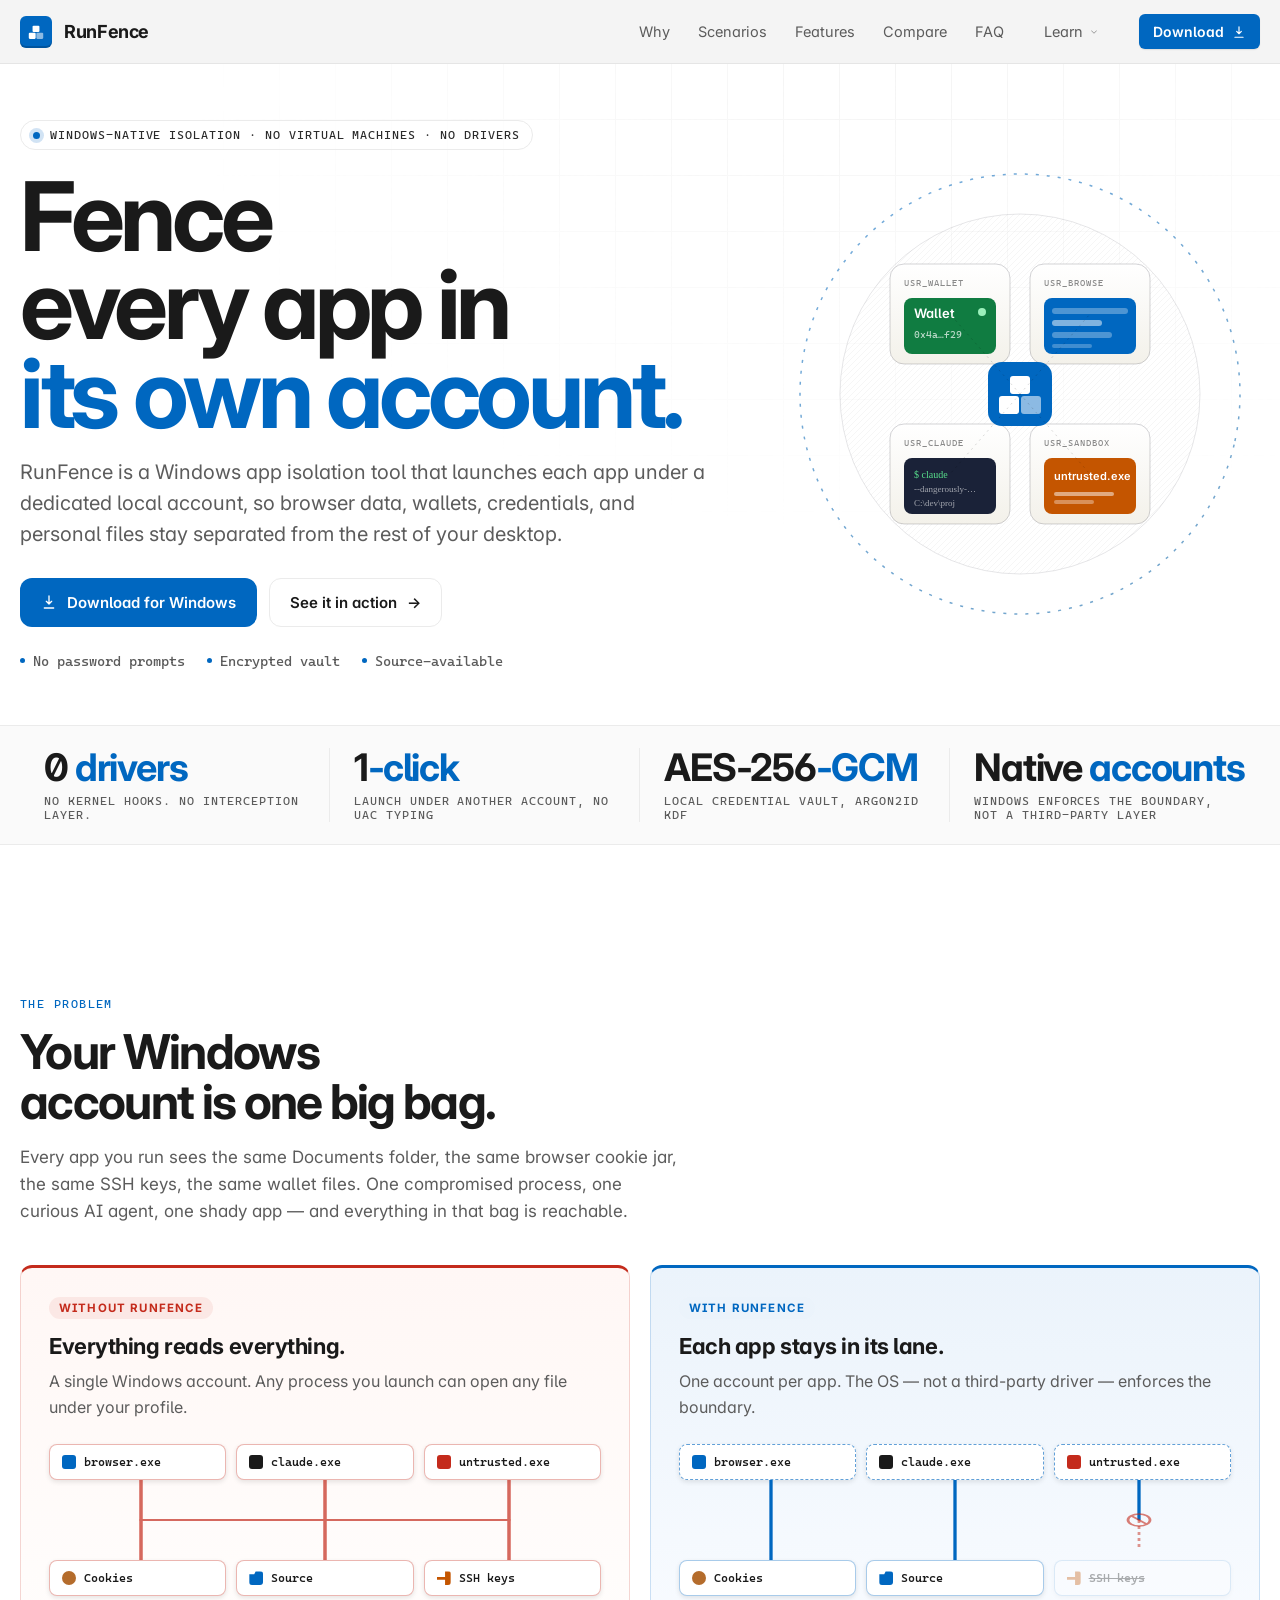
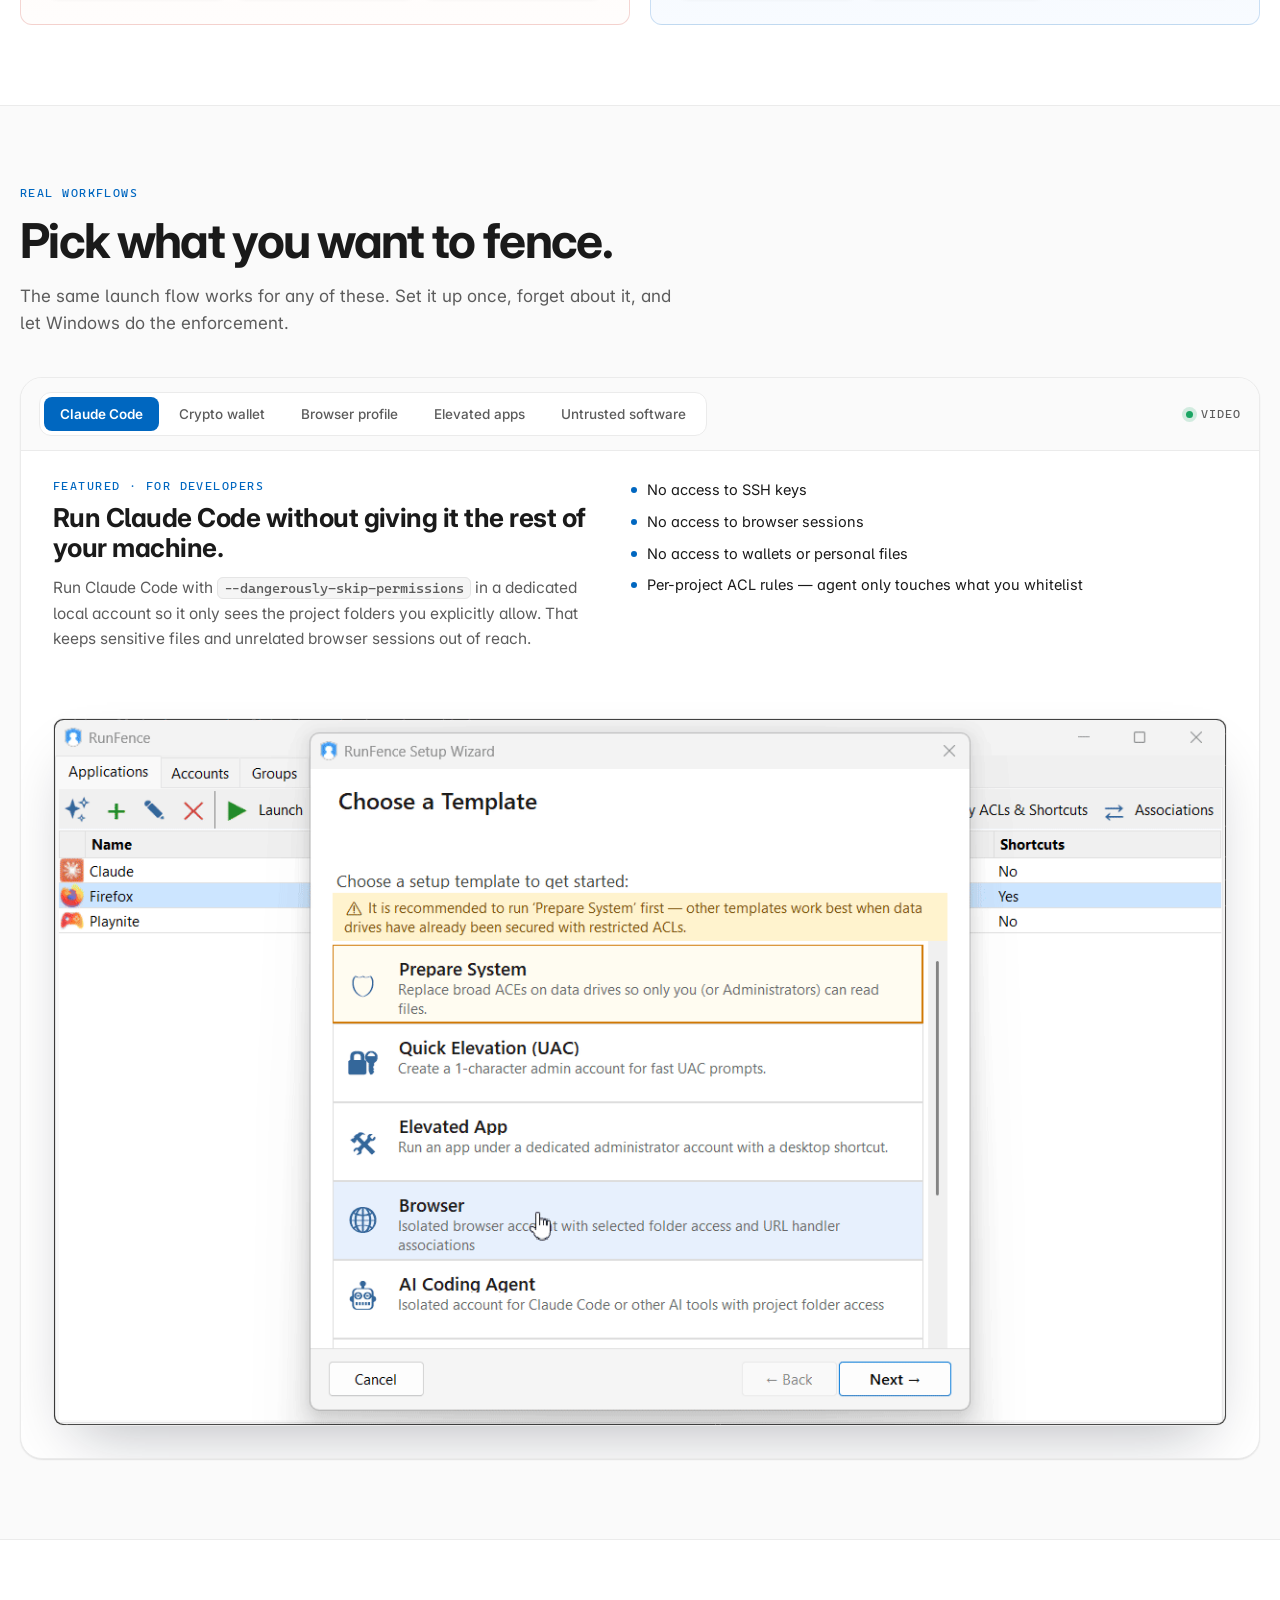
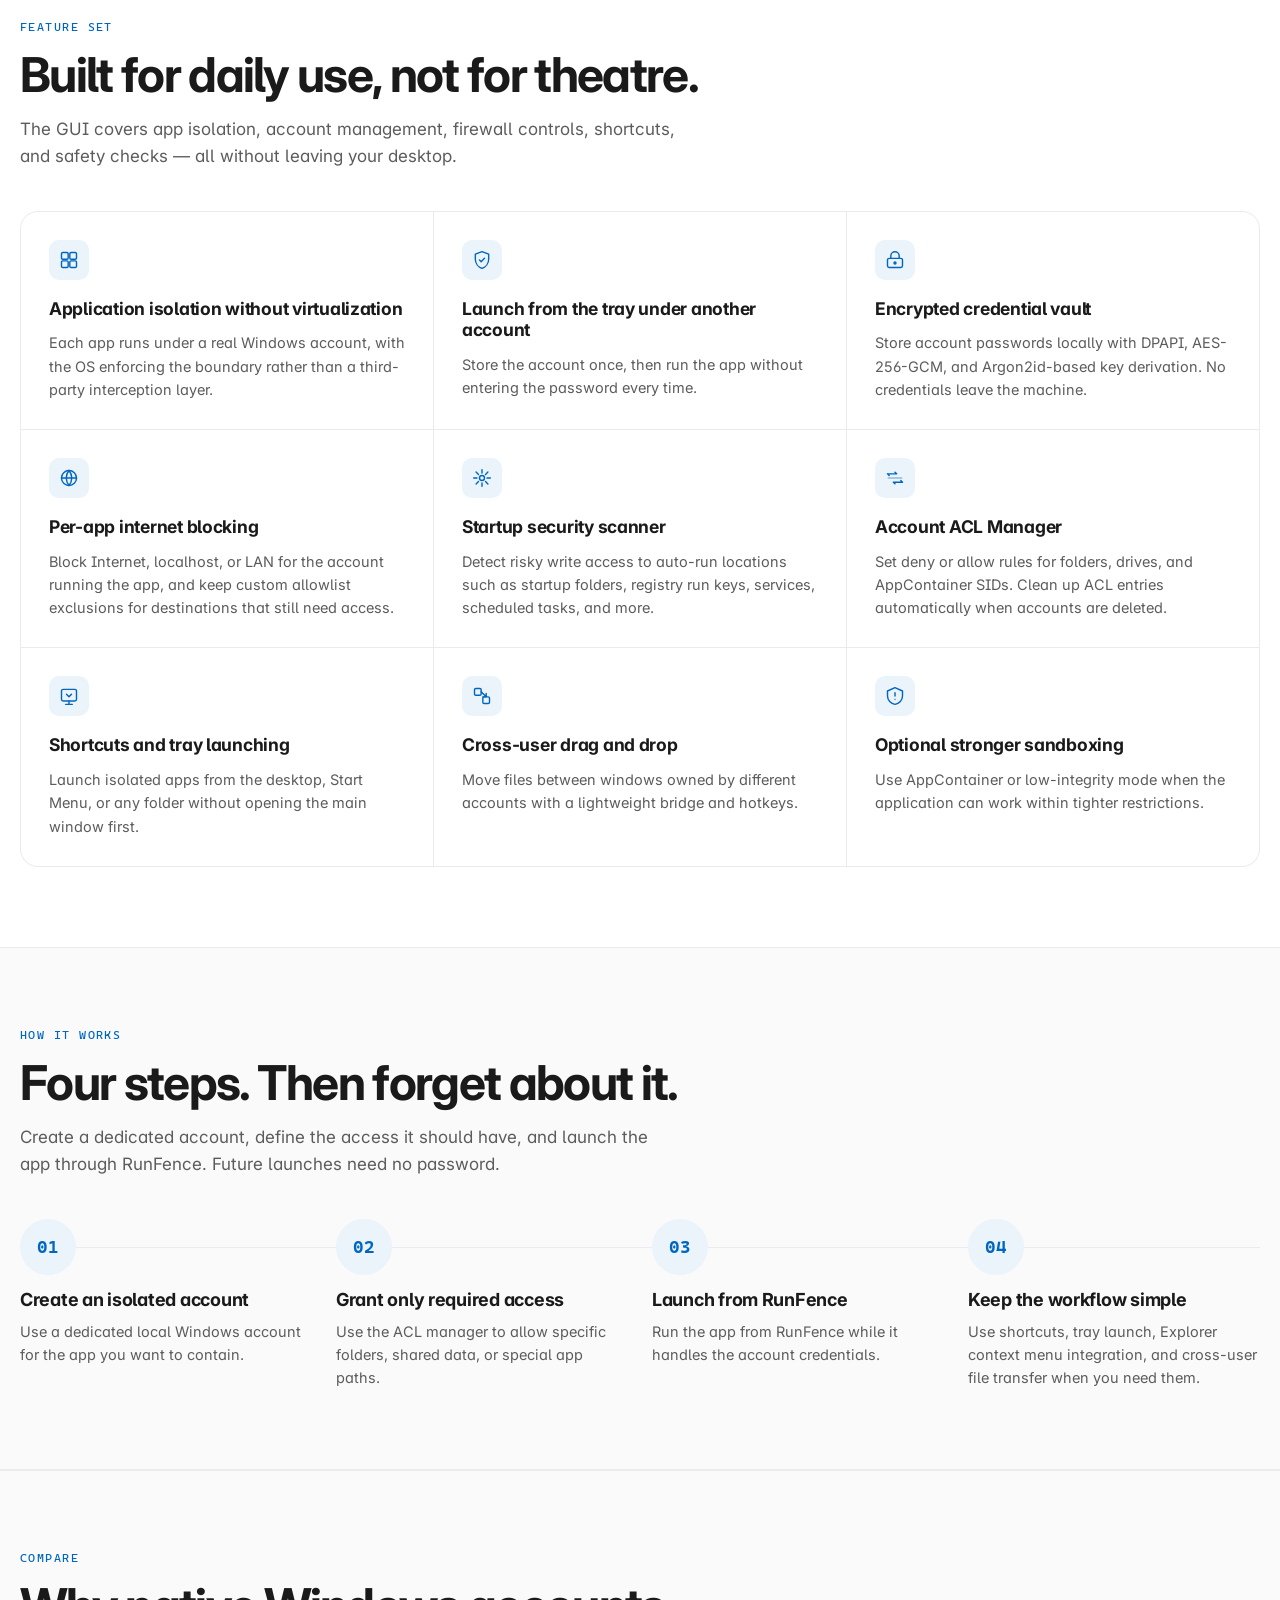
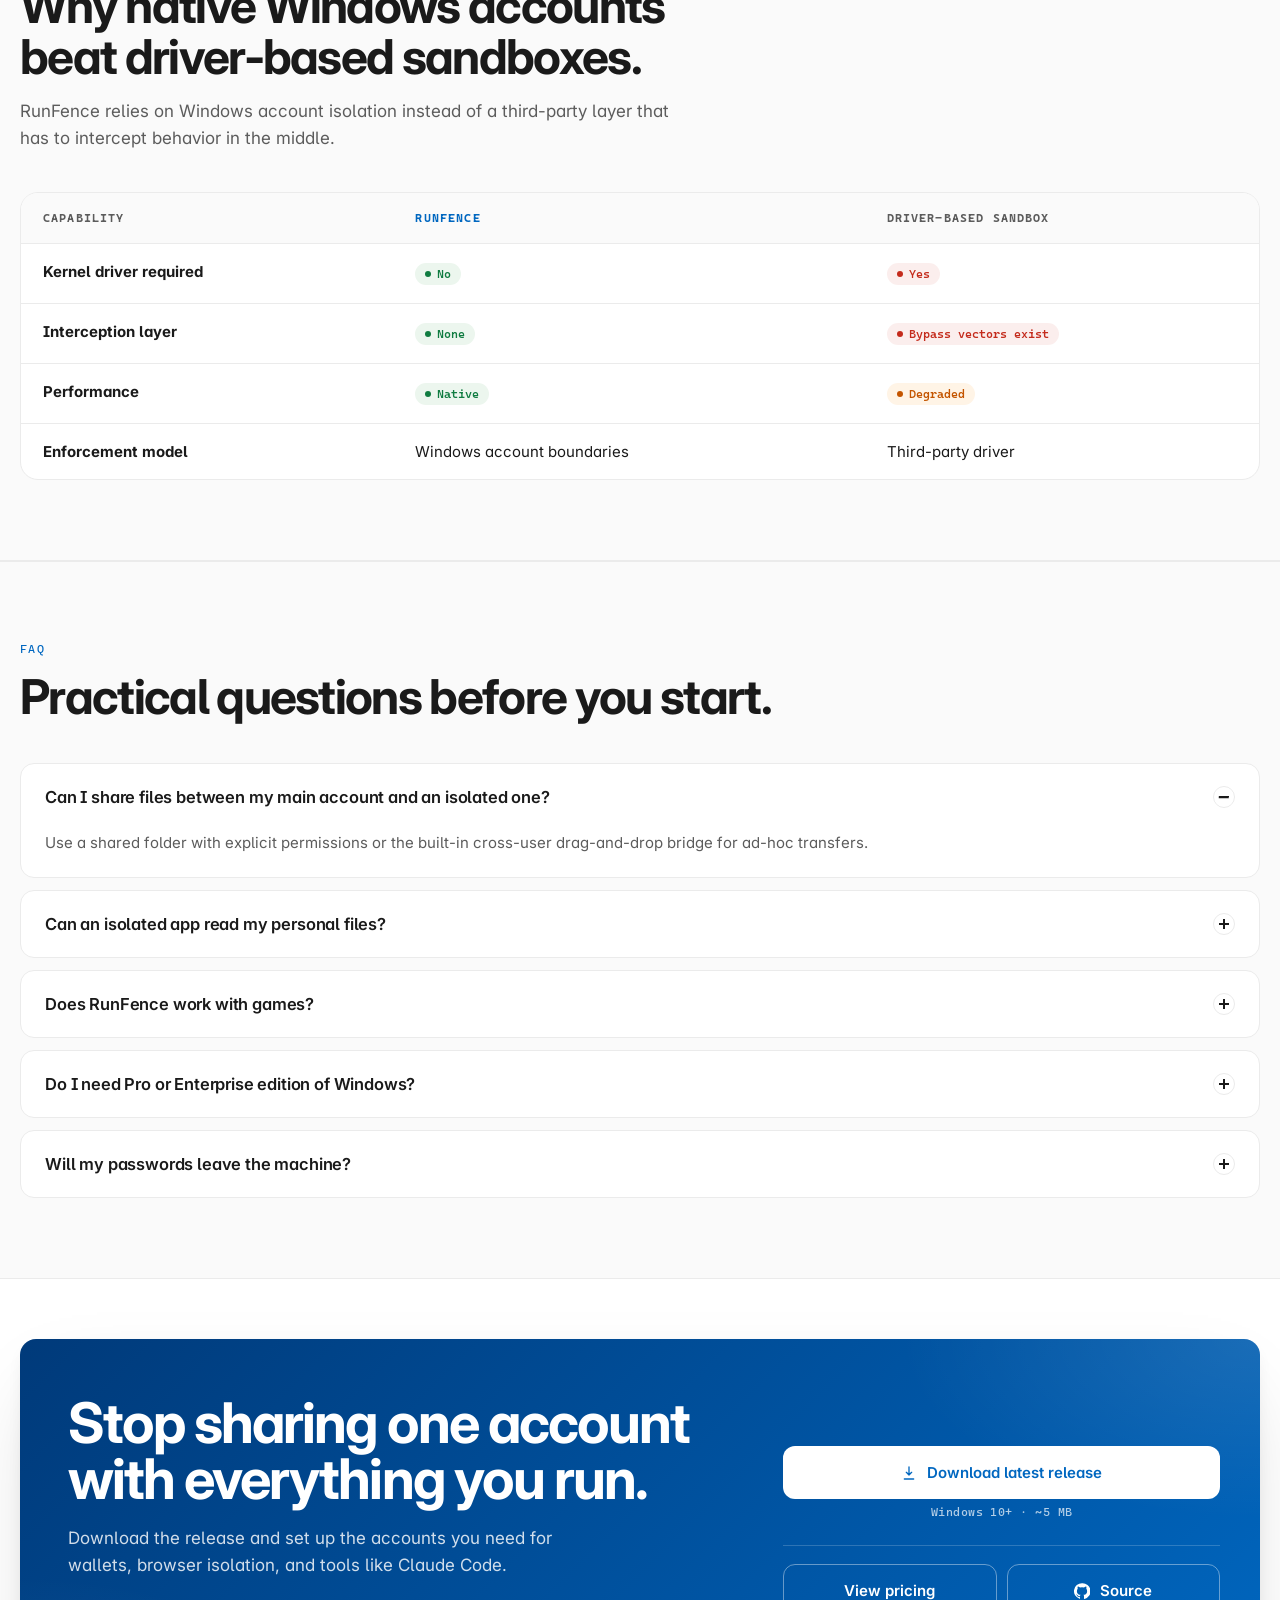
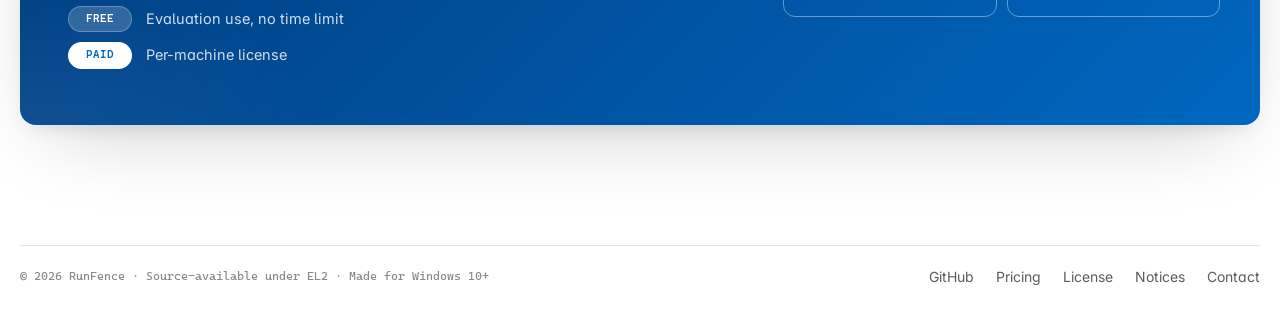
<file: index.html>
<!doctype html>
<html lang="en">
  <head>
    <meta charset="utf-8" />
    <meta name="viewport" content="width=device-width,initial-scale=1" />
    <meta
      name="description"
      content="Isolate Windows apps in dedicated local accounts to protect wallets, browser profiles, and Claude Code with encrypted credentials and a single launch from the tray."
    />
    <meta name="robots" content="index,follow" />

    <link rel="canonical" href="https://runfence.net/" />
    <link rel="icon" href="/favicon.svg" type="image/svg+xml" />
    <link rel="icon" href="/favicon.ico" sizes="any" />
    <link rel="apple-touch-icon" href="/favicon.ico" />

    <title>RunFence — Windows App Isolation for Wallets, Browsers, Claude Code</title>

    <meta property="og:title" content="RunFence — Windows App Isolation for Wallets, Browsers, Claude Code" />
    <meta
      property="og:description"
      content="Run each Windows app under its own dedicated local account — without VMs, without password prompts, and without leaving your desktop."
    />
    <meta property="og:url" content="https://runfence.net/" />
    <meta property="og:image" content="demo.gif" />
    <meta property="og:image:width" content="1220" />
    <meta property="og:image:height" content="736" />
    <meta property="og:type" content="website" />
    <meta property="og:site_name" content="RunFence" />

    <meta name="twitter:card" content="summary_large_image" />
    <meta name="twitter:title" content="RunFence — Windows App Isolation for Wallets, Browsers, Claude Code" />
    <meta
      name="twitter:description"
      content="Run each Windows app under its own dedicated local account — without VMs, without password prompts, and without leaving your desktop."
    />
    <meta name="twitter:image" content="demo.gif" />

    <script type="application/ld+json">
      {
        "@context": "https://schema.org",
        "@type": "SoftwareApplication",
        "name": "RunFence",
        "applicationCategory": "SecurityApplication",
        "applicationSubCategory": "Windows app isolation",
        "operatingSystem": "Windows 10+",
        "description": "RunFence isolates Windows apps by launching each one under its own local account.",
        "url": "https://runfence.net/",
        "image": "demo.gif",
        "offers": { "@type": "Offer", "price": "0", "priceCurrency": "USD", "description": "Free for evaluation use, no time limit." }
      }
    </script>

    <script type="application/ld+json">
      {
        "@context": "https://schema.org",
        "@type": "FAQPage",
        "mainEntity": [
          { "@type": "Question", "name": "Can I share files between my main account and an isolated one?", "acceptedAnswer": { "@type": "Answer", "text": "Use a shared folder with explicit permissions or the built-in cross-user drag-and-drop bridge for ad-hoc transfers." } },
          { "@type": "Question", "name": "Can an isolated app read my personal files?", "acceptedAnswer": { "@type": "Answer", "text": "Standard Windows user folders — Documents, Downloads, Desktop, AppData, and similar — are inaccessible to other accounts by default. For paths outside those defaults, use the Account ACL Manager to add explicit rules." } },
          { "@type": "Question", "name": "Does RunFence work with games?", "acceptedAnswer": { "@type": "Answer", "text": "It depends on the launcher and anti-cheat system. Some launchers need elevation to install games, and the game itself then runs under the isolated account. Steam is the only major launcher that can itself be installed without elevation." } }
        ]
      }
    </script>

    <link rel="preconnect" href="https://fonts.googleapis.com" />
    <link rel="preconnect" href="https://fonts.gstatic.com" crossorigin />
    <link href="https://fonts.googleapis.com/css2?family=Inter:wght@400;500;600;700;800&family=Cascadia+Code:wght@400;500;600&display=swap" rel="stylesheet" />

    <link rel="stylesheet" href="shared.css" />

    <style>
      :root {
        --ink: #1a1a1a;
        --ink-deep: #0d0d0d;
        --ink-2: #2b2b2b;
        --paper: #ffffff;
        --paper-2: #fafafa;
        --paper-3: #f5f5f5;
        --bg: #f3f3f3;
        --line: #e5e5e5;
        --line-2: #d6d6d6;
        --line-soft: #ebebeb;
        --muted: #5c5c5c;
        --muted-2: #8a8a8a;
        --accent: #0067c0;       /* Win11 Fluent accent */
        --accent-2: #0067c0;
        --accent-deep: #005a9e;
        --accent-bg: #ebf3fb;
        --accent-warm: #ebf3fb;
        --good: #107c41;
        --good-bg: #ecf6ee;
        --bad: #c42b1c;
        --warn: #c45500;
        --warn-bg: #fff4e6;
        --mid: #c45500;
        --shadow: 0 30px 80px -30px rgba(0,0,0,0.22), 0 8px 20px -8px rgba(0,0,0,0.12);
        --shadow-sm: 0 1px 2px rgba(0,0,0,0.06), 0 1px 1px rgba(0,0,0,0.04);
        --max: 1240px;
        --mono: "Cascadia Code", ui-monospace, Consolas, "Segoe UI Mono", SFMono-Regular, Menlo, monospace;
        --sans: "Inter", "Segoe UI Variable", "Segoe UI", system-ui, -apple-system, sans-serif;
      }

      *, *::before, *::after { box-sizing: border-box; }
      html { scroll-behavior: smooth; }
      body {
        margin: 0;
        font-family: var(--sans);
        color: var(--ink);
        background: var(--paper);
        -webkit-font-smoothing: antialiased;
        text-rendering: optimizeLegibility;
        font-feature-settings: "ss01", "ss02", "cv11";
      }

      a { color: inherit; text-decoration: none; }

      /* ============ Hero ============ */
      .hero {
        position: relative;
        padding: 56px 0 72px;
        overflow: hidden;
      }
      .hero::before {
        content: "";
        position: absolute; inset: 0;
        background-image:
          linear-gradient(var(--line-soft) 1px, transparent 1px),
          linear-gradient(90deg, var(--line-soft) 1px, transparent 1px);
        background-size: 56px 56px;
        background-position: -1px -1px;
        mask-image: radial-gradient(900px 600px at 70% 0%, black, transparent 80%);
        opacity: 0.55;
        pointer-events: none;
      }

      .hero-grid {
        position: relative;
        display: grid;
        grid-template-columns: minmax(0, 1.15fr) minmax(0, 0.85fr);
        gap: 48px;
        align-items: center;
      }

      .eyebrow {
        display: inline-flex; align-items: center; gap: 10px;
        font-family: var(--mono); font-size: 12px;
        color: var(--ink-2); text-transform: uppercase; letter-spacing: 0.08em;
        padding: 7px 12px;
        border-radius: 999px;
        border: 1px solid var(--line-soft);
        background: rgba(255,255,255,0.6);
      }
      .eyebrow .dot {
        width: 7px; height: 7px; border-radius: 999px;
        background: var(--accent); box-shadow: 0 0 0 4px rgba(0, 103, 192, 0.18);
      }

      h1.display {
        margin: 22px 0 20px;
        text-wrap: balance;
        font-size: clamp(48px, 7.6vw, 96px);
        line-height: 0.92;
        letter-spacing: -0.045em;
        font-weight: 700;
      }
      h1.display .accent-word {
        position: relative;
        display: inline-block;
        color: var(--accent);
      }
      h1.display .strike {
        position: relative;
        display: inline-block;
        color: var(--ink);
      }
      h1.display .strike::after {
        content: ""; position: absolute; left: -2%; right: -2%; top: 52%;
        height: 0.09em; background: var(--accent-2);
        transform: rotate(-2deg);
      }

      .lede {
        font-size: clamp(17px, 1.6vw, 20px);
        line-height: 1.55;
        color: var(--muted);
        max-width: 56ch;
      }

      .hero-actions {
        display: flex; flex-wrap: wrap; gap: 12px;
        margin-top: 28px;
      }
      .btn {
        display: inline-flex; align-items: center; gap: 10px;
        padding: 14px 20px; border-radius: 12px;
        font-weight: 600; font-size: 15px;
        border: 1px solid transparent;
        transition: transform .15s ease, box-shadow .15s ease, background .15s ease, color .15s ease;
      }
      .btn:hover { transform: translateY(-1px); }
      .btn-primary {
        background: var(--accent); color: white;
      }
      .btn-primary:hover { background: var(--accent-deep); box-shadow: 0 12px 28px -10px rgba(0, 103, 192, 0.45); }
      .btn-ghost {
        border-color: var(--line-soft); color: var(--ink);
        background: transparent;
      }
      .btn-ghost:hover { background: var(--paper-2); border-color: var(--ink); }
      .btn .arrow { transition: transform .15s ease; }
      .btn:hover .arrow { transform: translateX(3px); }

      .hero-meta {
        display: flex; flex-wrap: wrap; gap: 14px 22px;
        margin-top: 26px;
        color: var(--muted);
        font-size: 13.5px;
        font-family: var(--mono);
      }
      .hero-meta span { display: inline-flex; align-items: center; gap: 8px; }
      .hero-meta span::before {
        content: ""; width: 5px; height: 5px; border-radius: 999px; background: var(--accent);
      }

      /* ============ Hero diagram ============ */
      .hero-diagram {
        position: relative;
        aspect-ratio: 1 / 1;
        max-width: 480px;
        margin-left: auto;
        width: 100%;
      }
      .diagram-svg { width: 100%; height: 100%; display: block; }

      /* ============ Stat strip ============ */
      .strip {
        margin: 56px 0 0;
        border-top: 1px solid var(--line-soft);
        border-bottom: 1px solid var(--line-soft);
        background: var(--paper-2);
      }
      .strip-inner {
        display: grid;
        grid-template-columns: repeat(4, minmax(0, 1fr));
        padding: 22px 0;
      }
      .strip-cell {
        padding: 0 24px;
        border-right: 1px solid var(--line-soft);
      }
      .strip-cell:last-child { border-right: 0; }
      .strip-num {
        font-size: clamp(28px, 3.2vw, 38px);
        letter-spacing: -0.03em;
        font-weight: 700;
        line-height: 1;
        white-space: nowrap;
      }
      .strip-num .unit { color: var(--accent); }
      .strip-label {
        margin-top: 8px;
        font-family: var(--mono);
        font-size: 12px;
        text-transform: uppercase;
        letter-spacing: 0.08em;
        color: var(--muted);
      }

      /* ============ Section header ============ */
      .section { padding: 80px 0; position: relative; }
      .section.alt { background: var(--paper-2); border-block: 1px solid var(--line-soft); }
      .section-head { display: grid; gap: 16px; max-width: 760px; margin-bottom: 40px; }
      .kicker {
        font-family: var(--mono); font-size: 12px; text-transform: uppercase;
        letter-spacing: 0.12em; color: var(--accent);
      }
      h2.section-title {
        margin: 0;
        text-wrap: balance;
        font-size: clamp(30px, 4vw, 48px);
        letter-spacing: -0.035em;
        line-height: 1.05;
        font-weight: 700;
      }
      .section-lede {
        margin: 0;
        color: var(--muted);
        font-size: 17px;
        line-height: 1.6;
        max-width: 60ch;
      }

      /* ============ The problem (before/after) ============ */
      .problem-grid {
        display: grid;
        grid-template-columns: 1fr 1fr;
        gap: 20px;
      }
      .problem-card {
        position: relative;
        padding: 28px;
        border-radius: 12px;
        border: 1px solid var(--line-soft);
        background: var(--paper);
        overflow: hidden;
      }
      .problem-card.bad {
        background: linear-gradient(180deg, #fff7f5 0%, #fffdfc 100%);
        border-color: rgba(196, 43, 28, 0.18);
        border-top: 3px solid var(--bad);
      }
      .problem-card.good {
        background: linear-gradient(180deg, var(--accent-bg) 0%, #f8fbff 100%);
        border-color: rgba(0, 103, 192, 0.18);
        border-top: 3px solid var(--accent);
      }
      .problem-tag {
        display: inline-flex; align-items: center; gap: 8px;
        font-family: var(--sans); font-size: 11.5px; font-weight: 700;
        text-transform: uppercase; letter-spacing: 0.1em;
        padding: 4px 10px; border-radius: 999px;
      }
      .problem-card.bad .problem-tag { color: var(--bad); background: rgba(196,43,28,0.08); }
      .problem-card.good .problem-tag { color: var(--accent); background: var(--accent-bg); }
      .problem-card h3 {
        margin: 14px 0 10px;
        font-size: 22px; letter-spacing: -0.02em;
      }
      .problem-card p { margin: 0; color: var(--muted); line-height: 1.6; }

      .diagram {
        margin-top: 24px;
        display: grid;
        grid-template-rows: auto 80px auto;
        gap: 0;
      }
      .diagram-apps, .diagram-files {
        display: grid;
        grid-template-columns: repeat(3, 1fr);
        gap: 10px;
      }
      .diagram-files {
        grid-template-columns: repeat(3, 1fr);
      }
      .diagram-apps.fenced { gap: 10px; }
      .app, .file {
        display: flex;
        align-items: center;
        gap: 8px;
        padding: 10px 12px;
        background: #ffffff;
        border: 1.5px solid rgba(0,0,0,0.20);
        border-radius: 8px;
        font-family: var(--mono);
        font-size: 12px;
        font-weight: 500;
        color: var(--ink);
        box-shadow: 0 2px 5px rgba(0,0,0,0.10), 0 0 0 1px rgba(255,255,255,0.78) inset;
      }
      .problem-card.bad .app,
      .problem-card.bad .file {
        border-color: rgba(196,43,28,0.34);
      }
      .problem-card.good .app,
      .problem-card.good .file {
        border-color: rgba(0,103,192,0.34);
      }
      .diagram-apps.fenced .app {
        border-style: dashed;
        border-color: rgba(0,103,192,0.62);
      }
      .file.dim {
        opacity: 0.35;
        text-decoration: line-through;
      }
      .app-ico, .file-ico {
        width: 14px; height: 14px;
        border-radius: 3px;
        flex: 0 0 auto;
      }
      .app-ico.browser { background: var(--accent); }
      .app-ico.claude { background: var(--ink); }
      .app-ico.unk { background: var(--bad); }
      .file-ico.key { background: #c45500; clip-path: polygon(0 40%, 60% 40%, 60% 0, 100% 0, 100% 100%, 60% 100%, 60% 60%, 0 60%); }
      .file-ico.cookie { background: #b46c2c; border-radius: 50%; }
      .file-ico.wallet { background: var(--good); }
      .file-ico.folder { background: var(--accent); clip-path: polygon(0 20%, 35% 20%, 45% 0, 100% 0, 100% 100%, 0 100%); }
      .diagram-arrows {
        position: relative;
        height: 80px;
      }
      .diagram-arrows svg {
        position: absolute;
        inset: 0;
        width: 100%;
        height: 100%;
      }

      /* ============ Scenario tabs ============ */
      .scenario-wrap {
        background: var(--paper);
        border: 1px solid var(--line-soft);
        border-radius: 22px;
        overflow: hidden;
        box-shadow: var(--shadow-sm);
      }
      .scenario-head {
        display: flex; align-items: center; justify-content: space-between;
        padding: 14px 18px;
        border-bottom: 1px solid var(--line-soft);
        background: var(--paper-2);
      }
      .scenario-tabs {
        display: flex; gap: 4px;
        padding: 4px;
        background: white;
        border: 1px solid var(--line-soft);
        border-radius: 12px;
        flex-wrap: wrap;
      }
      .scenario-tab {
        padding: 9px 16px;
        font-size: 13.5px; font-weight: 500;
        border-radius: 8px;
        cursor: pointer;
        color: var(--muted);
        transition: background .15s, color .15s;
        border: 0; background: transparent;
        font-family: var(--sans);
      }
      .scenario-tab:hover { color: var(--ink); }
      .scenario-tab.active {
        background: var(--accent); color: white;
        font-weight: 600;
      }

      /* SEO-friendly scenario panels: all rendered server-side, JS toggles visibility */
      .scenario-panel { display: none; }
      .scenario-panel[data-active] { display: block; }
      /* Print all panels so search/print sees the full content even without JS */
      @media print {
        .scenario-panel { display: block !important; }
        .scenario-panel + .scenario-panel { margin-top: 24px; padding-top: 24px; border-top: 1px solid var(--line-soft); }
      }
      .scenario-meta {
        font-family: var(--mono); font-size: 12px;
        color: var(--muted);
        text-transform: uppercase; letter-spacing: 0.08em;
        display: flex; gap: 8px; align-items: center;
      }
      .scenario-meta .live-dot {
        width: 7px; height: 7px; border-radius: 999px; background: #1aa563;
        box-shadow: 0 0 0 4px rgba(26, 165, 99, 0.18);
        animation: pulse 1.8s ease-in-out infinite;
      }
      @keyframes pulse {
        0%, 100% { opacity: 1; }
        50% { opacity: 0.5; }
      }

      .scenario-body {
        display: grid;
        grid-template-columns: 1fr;
        gap: 0;
      }
      .scenario-copy {
        padding: 28px 32px 24px;
      }
      .scenario-panel[data-active] {
        display: grid;
        grid-template-columns: minmax(0, 1fr) minmax(0, 1.1fr);
        gap: 36px;
        align-items: start;
      }
      .scenario-panel .scenario-text > .kicker { display: block; margin-bottom: 10px; }
      .scenario-panel .scenario-text > h3 { margin: 0 0 12px; }
      .scenario-panel h3 {
        margin: 8px 0 12px;
        font-size: 26px; letter-spacing: -0.02em;
        line-height: 1.15;
      }
      .scenario-panel p {
        margin: 0 0 18px; color: var(--muted);
        line-height: 1.65; font-size: 15.5px;
      }
      .scenario-panel ul {
        list-style: none; padding: 0; margin: 0; display: grid; gap: 10px;
        align-self: start;
      }
      .scenario-panel li {
        display: flex; gap: 10px; align-items: flex-start;
        font-size: 14.5px; color: var(--ink);
        line-height: 1.5;
      }
      .scenario-panel li::before {
        content: ""; width: 6px; height: 6px; margin-top: 8px;
        border-radius: 999px; background: var(--accent);
        flex: 0 0 auto;
      }
      .scenario-shot {
        position: relative;
        padding: 24px 32px 32px;
      }
      .scenario-shot img {
        width: 100%; height: auto; display: block;
        border-radius: 10px;
        box-shadow: 0 28px 60px -24px rgba(11, 16, 32, 0.30);
        border: 1px solid var(--line-soft);
      }

      @media (max-width: 900px) {
        .scenario-panel[data-active] { grid-template-columns: 1fr; gap: 18px; }
      }

      /* ============ Feature grid ============ */
      .feat-grid {
        display: grid;
        grid-template-columns: repeat(3, minmax(0, 1fr));
        gap: 1px;
        background: var(--line-soft);
        border: 1px solid var(--line-soft);
        border-radius: 18px;
        overflow: hidden;
      }
      .feat-cell {
        background: var(--paper);
        padding: 28px;
        display: flex; flex-direction: column; gap: 12px;
        position: relative;
      }
      .feat-cell .feat-icon {
        width: 40px; height: 40px;
        display: grid; place-items: center;
        border-radius: 10px;
        background: var(--accent-bg); color: var(--accent);
        margin-bottom: 6px;
      }
      .feat-cell .feat-icon svg { width: 20px; height: 20px; }
      .feat-cell h3 {
        margin: 0;
        font-size: 17.5px; letter-spacing: -0.015em; line-height: 1.25;
      }
      .feat-cell p { margin: 0; color: var(--muted); line-height: 1.6; font-size: 14.5px; }

      /* ============ Steps (numbered timeline) ============ */
      .steps-grid {
        display: grid;
        grid-template-columns: repeat(4, minmax(0, 1fr));
        gap: 24px;
        position: relative;
      }
      .steps-grid::before {
        content: "";
        position: absolute; top: 28px; left: 0; right: 0;
        height: 1px; background: var(--line-soft);
        z-index: 0;
      }
      .step {
        position: relative; z-index: 1;
        display: flex; flex-direction: column; gap: 10px;
      }
      .step-num {
        width: 56px; height: 56px;
        display: grid; place-items: center;
        background: var(--accent-bg);
        border: 1px solid var(--accent-bg);
        border-radius: 999px;
        font-family: var(--mono); font-size: 18px; font-weight: 700;
        color: var(--accent);
      }
      .step h3 { margin: 4px 0 0; font-size: 18px; letter-spacing: -0.015em; }
      .step p { margin: 0; color: var(--muted); font-size: 14.5px; line-height: 1.6; }

      /* ============ Threat model (what stops / what doesn't) ============ */
      .tm-grid {
        display: grid;
        grid-template-columns: 1fr 1fr;
        gap: 18px;
      }
      .tm-card {
        padding: 26px;
        border: 1px solid var(--line-soft);
        border-radius: 16px;
        background: var(--paper);
      }
      .tm-card h3 {
        margin: 0 0 6px;
        font-size: 18px; letter-spacing: -0.015em;
        display: flex; align-items: center; gap: 10px;
      }
      .tm-tag {
        font-family: var(--mono); font-size: 10.5px;
        text-transform: uppercase; letter-spacing: 0.1em;
        padding: 3px 8px; border-radius: 4px;
      }
      .tm-tag.stops { background: var(--good-bg); color: var(--good); }
      .tm-tag.nope { background: var(--paper-3); color: var(--muted); }
      .tm-card p {
        margin: 12px 0 0;
        font-size: 14.5px; line-height: 1.65;
        color: var(--muted);
      }
      .tm-card ul {
        list-style: none; padding: 0; margin: 16px 0 0; display: grid; gap: 8px;
      }
      .tm-card li {
        display: flex; gap: 10px;
        font-size: 14px; color: var(--ink);
        line-height: 1.45;
      }
      .tm-card li svg { width: 16px; height: 16px; flex: 0 0 auto; margin-top: 2px; }

      /* ============ Comparison table ============ */
      .compare-wrap {
        border: 1px solid var(--line-soft);
        border-radius: 18px;
        overflow: hidden;
        background: var(--paper);
      }
      table.compare {
        width: 100%; border-collapse: collapse;
        font-size: 15px;
      }
      .compare thead th {
        font-family: var(--mono); font-size: 11.5px;
        text-transform: uppercase; letter-spacing: 0.1em;
        color: var(--muted);
        padding: 18px 22px; text-align: left;
        background: var(--paper-2);
        border-bottom: 1px solid var(--line-soft);
      }
      .compare thead th.runfence-col { color: var(--accent); }
      .compare tbody td {
        padding: 18px 22px;
        border-bottom: 1px solid var(--line-soft);
        vertical-align: top;
      }
      .compare tbody tr:last-child td { border-bottom: 0; }
      .compare .pill {
        display: inline-flex; align-items: center; gap: 6px;
        padding: 4px 10px; border-radius: 999px;
        font-family: var(--mono); font-size: 12px; font-weight: 500;
      }
      .compare .pill.good { background: var(--good-bg); color: var(--good); }
      .compare .pill.bad { background: rgba(196,43,28,0.08); color: var(--bad); }
      .compare .pill.mid { background: var(--warn-bg); color: var(--warn); }
      .compare .pill::before {
        content: ""; width: 6px; height: 6px; border-radius: 999px;
        background: currentColor;
      }

      /* ============ FAQ ============ */
      .faq-grid { display: grid; gap: 12px; }
      details.faq {
        border: 1px solid var(--line-soft);
        border-radius: 14px;
        background: var(--paper);
        overflow: hidden;
      }
      details.faq[open] { background: white; }
      details.faq summary {
        list-style: none; cursor: pointer;
        padding: 22px 24px;
        display: flex; align-items: center; justify-content: space-between; gap: 16px;
        font-weight: 600; font-size: 16.5px; letter-spacing: -0.01em;
      }
      details.faq summary::-webkit-details-marker { display: none; }
      details.faq summary .plus {
        width: 22px; height: 22px; flex: 0 0 auto;
        display: grid; place-items: center;
        border: 1px solid var(--line-soft); border-radius: 999px;
        position: relative;
      }
      details.faq summary .plus::before,
      details.faq summary .plus::after {
        content: ""; position: absolute;
        background: var(--ink);
      }
      details.faq summary .plus::before { width: 10px; height: 1.5px; }
      details.faq summary .plus::after { width: 1.5px; height: 10px; transition: transform .16s ease; }
      details.faq[open] summary .plus::after { transform: rotate(90deg); }
      details.faq .ans {
        padding: 0 24px 22px;
        color: var(--muted);
        line-height: 1.7;
        font-size: 15px;
      }

      /* ============ CTA ============ */
      .cta {
        margin: 60px auto 90px;
        padding: 0;
        border-radius: 16px;
        background: linear-gradient(135deg, #003a7a 0%, var(--accent) 100%);
        color: white;
        position: relative;
        overflow: hidden;
        box-shadow: var(--shadow);
      }
      .cta::before {
        content: "";
        position: absolute; inset: 0;
        background-image:
          radial-gradient(600px 300px at 100% 0%, rgba(255,255,255,0.10), transparent 60%),
          radial-gradient(500px 250px at 0% 100%, rgba(255,255,255,0.06), transparent 60%);
        pointer-events: none;
      }
      .cta::after { content: none; }
      .cta-inner {
        position: relative; z-index: 1;
        display: grid;
        grid-template-columns: minmax(0, 1.4fr) minmax(0, 1fr);
        gap: 0; align-items: stretch;
      }
      .cta-copy {
        padding: 56px 48px;
        position: relative;
        color: white;
      }
      .cta-side {
        padding: 48px 40px;
        position: relative;
        display: flex; flex-direction: column; justify-content: center;
        color: white;
      }
      .cta h2 {
        margin: 0;
        text-wrap: balance;
        font-size: clamp(32px, 4.5vw, 56px);
        letter-spacing: -0.035em;
        line-height: 1.0;
        font-weight: 700;
        color: white;
      }
      .cta h2 .accent { color: white; }
      .cta p {
        margin: 18px 0 0;
        font-size: 17px;
        color: rgba(255,255,255,0.82);
        max-width: 50ch;
        line-height: 1.6;
      }
      .cta .actions { display: flex; flex-direction: column; gap: 12px; position: relative; z-index: 1; }
      .cta .actions-row {
        display: flex; gap: 10px; margin-top: 14px;
        padding-top: 18px;
        border-top: 1px solid rgba(255,255,255,0.18);
      }
      .cta .actions-row .btn { flex: 1; }
      .cta .btn-primary {
        background: white; color: var(--accent); justify-content: center;
        padding: 16px 22px;
      }
      .cta .btn-primary:hover { background: #fff; color: var(--accent-deep); box-shadow: 0 14px 30px -10px rgba(0,0,0,0.30); }
      .cta .btn-ghost {
        border-color: rgba(255,255,255,0.4); color: white;
        justify-content: center; padding: 16px 22px;
        background: transparent;
      }
      .cta .btn-ghost:hover { background: rgba(255,255,255,0.10); border-color: white; }
      .cta .ps {
        font-family: var(--mono); font-size: 11.5px;
        color: rgba(255,255,255,0.7);
        text-align: center;
        margin: -6px 0 0;
        letter-spacing: 0.04em;
      }

      .cta-pricing {
        margin-top: 26px;
        display: grid; gap: 10px;
        max-width: 50ch;
      }
      .cta-price-row {
        display: flex; align-items: center; gap: 14px;
        font-size: 14.5px; color: rgba(255,255,255,0.82);
        line-height: 1.5;
      }
      .cta-price-tag {
        font-family: var(--mono); font-size: 11px; font-weight: 600;
        text-transform: uppercase; letter-spacing: 0.08em;
        padding: 4px 10px; border-radius: 999px;
        background: rgba(255,255,255,0.18); color: white;
        flex: 0 0 auto; min-width: 64px; text-align: center;
        border: 1px solid rgba(255,255,255,0.25);
      }
      .cta-price-tag.paid { background: white; color: var(--accent); border-color: transparent; }

      /* ============ Responsive ============ */
      @media (max-width: 1024px) {
        .hero-grid { grid-template-columns: 1fr; gap: 48px; }
        .hero-diagram { max-width: 380px; margin: 0 auto; }
        .strip-inner { grid-template-columns: repeat(2, 1fr); gap: 16px 0; }
        .strip-cell:nth-child(2) { border-right: 0; }
        .scenario-body { grid-template-columns: 1fr; }
        .scenario-copy { border-right: 0; border-bottom: 1px solid rgba(255,255,255,0.08); }
        .feat-grid { grid-template-columns: repeat(2, 1fr); }
        .steps-grid { grid-template-columns: repeat(2, 1fr); }
        .steps-grid::before { display: none; }
        .tm-grid, .problem-grid { grid-template-columns: 1fr; }
        .cta-inner { grid-template-columns: 1fr; gap: 0; }
        .cta-copy { padding: 40px 32px 24px; }
        .cta-side { padding: 32px; }
        .footer-inner { grid-template-columns: 1fr 1fr; gap: 28px; }
      }
      @media (max-width: 640px) {
        .shell { width: min(var(--max), calc(100% - 28px)); }
        .nav { gap: 16px; }
        .section { padding: 56px 0; }
        .feat-grid { grid-template-columns: 1fr; }
        .steps-grid { grid-template-columns: 1fr; }
        .strip-inner { grid-template-columns: 1fr; }
        .strip-cell { border-right: 0; padding: 14px 24px; border-bottom: 1px solid var(--line-soft); }
        .strip-cell:last-child { border-bottom: 0; }
        .scenario-tabs { width: 100%; }
        .scenario-head { flex-direction: column; align-items: flex-start; gap: 12px; }
        .scenario-shot { padding: 16px 18px 22px; }
        .scenario-copy { padding: 22px 18px 8px; }
        .compare thead th, .compare tbody td { padding: 14px 14px; }
        .cta-copy { padding: 36px 24px 16px; }
        .cta-side { padding: 28px 24px; }
        .footer-inner { grid-template-columns: 1fr; }
        h1.display { font-size: clamp(40px, 11vw, 64px); }
        details.faq summary { padding: 18px 18px; font-size: 15.5px; }
      }
      @media (max-width: 480px) {
        .problem-grid {
          margin-inline: -14px;
        }
        .problem-card {
          padding-inline: 8px;
        }
        .problem-card > .problem-tag,
        .problem-card > h3,
        .problem-card > p {
          margin-left: 20px;
          margin-right: 20px;
        }
        .problem-card .diagram-apps,
        .problem-card .diagram-files {
          gap: 6px;
        }
        .problem-card .app,
        .problem-card .file {
          gap: 5px;
          padding-left: 2px;
          padding-right: 6px;
          font-size: 11px;
        }
      }

      /* ============ Tweak hooks ============ */
      body[data-headline="serif"] h1.display { font-family: "Instrument Serif", Georgia, serif; font-weight: 400; letter-spacing: -0.025em; }
      body[data-headline="serif"] h1.display .accent-word { font-style: italic; }
      body[data-headline="serif"] h2.section-title { font-family: "Instrument Serif", Georgia, serif; font-weight: 400; letter-spacing: -0.02em; }
      body[data-headline="serif"] .cta h2 { font-family: "Instrument Serif", Georgia, serif; font-weight: 400; letter-spacing: -0.02em; }

      body[data-emphasis="strike"] h1.display .accent-word { color: var(--ink); }
      body[data-emphasis="strike"] h1.display .accent-word::after {
        content: ""; position: absolute; left: -2%; right: -2%; top: 52%;
        height: 0.09em; background: var(--accent-2); transform: rotate(-2deg);
      }
      body[data-emphasis="underline"] h1.display .accent-word {
        color: var(--ink);
        background-image: linear-gradient(var(--accent), var(--accent));
        background-repeat: no-repeat;
        background-size: 100% 0.14em;
        background-position: 0 92%;
        padding: 0 0.06em;
      }

      body[data-strip="off"] .strip { display: none; }
      body[data-paper="white"] { --paper: #ffffff; --paper-2: #fafafa; }
      body[data-paper="warm"]  { --paper: #fbfaf6; --paper-2: #f5f3ec; }
      body[data-paper="cool"]  { --paper: #f7faff; --paper-2: #eef3fa; }

      body[data-density="airy"] .section { padding: 110px 0; }
      body[data-density="regular"] .section { padding: 80px 0; }
      body[data-density="compact"] .section { padding: 56px 0; }

      /* RF tweak overrides for accent */
      body { transition: background-color .2s ease; }

      /* hide nav on small screens */
      @media (max-width: 800px) {
        .nav .nav-cluster.sections { display: none; }
      }
    </style>
  </head>

  <body>
    <header class="topbar">
      <div class="shell topbar-inner">
        <a class="brand" href="/" aria-label="RunFence home">
          <span class="brand-mark" aria-hidden="true">
            <svg viewBox="0 0 64 64" fill="none">
              <rect x="11" y="34" width="20" height="18" rx="3" fill="#fff"/>
              <rect x="33" y="34" width="20" height="18" rx="3" fill="#fff" opacity="0.55"/>
              <rect x="22" y="14" width="20" height="18" rx="3" fill="#fff"/>
            </svg>
          </span>
          <span>RunFence</span>
        </a>

        <nav class="nav" aria-label="Primary">
          <div class="nav-cluster sections">
            <a href="#problem">Why</a>
            <a href="#scenarios">Scenarios</a>
            <a href="#features">Features</a>
            <a href="#compare">Compare</a>
            <a href="#faq">FAQ</a>
          </div>

          <div class="nav-cluster learn">
            <details class="nav-dropdown">
              <summary>
                <span>Learn</span>
                <svg class="nav-caret" viewBox="0 0 20 20" fill="none" aria-hidden="true">
                  <path d="M5 7.5L10 12.5L15 7.5" stroke="currentColor" stroke-width="1.7" stroke-linecap="round" stroke-linejoin="round" />
                </svg>
              </summary>
              <div class="nav-panel" role="menu">
                <a class="nav-panel-link" href="run-as-admin-without-password.html" role="menuitem">
                  <span class="nav-panel-dot" aria-hidden="true"></span>
                  <span>
                    <strong>Run a Program as Administrator Without a Password</strong>
                    <span>How to reduce elevation friction without weakening Windows security.</span>
                  </span>
                </a>
              </div>
            </details>
          </div>

          <a class="nav-cta" href="https://github.com/runfence/RunFence/releases" target="_blank" rel="noreferrer">
            Download
            <svg width="14" height="14" viewBox="0 0 24 24" fill="none" stroke="currentColor" stroke-width="2" stroke-linecap="round" stroke-linejoin="round"><path d="M12 3v12m0 0l-4-4m4 4l4-4M5 21h14"/></svg>
          </a>
        </nav>
      </div>
    </header>

    <main id="top">
      <!-- ============ HERO ============ -->
      <section class="hero">
        <div class="shell hero-grid">
          <div class="hero-copy">
            <span class="eyebrow"><span class="dot"></span><span>Windows-native isolation · No virtual machines · No drivers</span></span>

            <h1 class="display">
              Fence every app in <span class="accent-word">its own account.</span>
            </h1>

            <p class="lede">
              RunFence is a Windows app isolation tool that launches each app under a dedicated local account, so browser data, wallets, credentials, and personal files stay separated from the rest of your desktop.
            </p>

            <div class="hero-actions">
              <a class="btn btn-primary" href="https://github.com/runfence/RunFence/releases" target="_blank" rel="noreferrer">
                <svg width="16" height="16" viewBox="0 0 24 24" fill="none" stroke="currentColor" stroke-width="2" stroke-linecap="round" stroke-linejoin="round"><path d="M12 3v12m0 0l-4-4m4 4l4-4M5 21h14"/></svg>
                Download for Windows
              </a>
              <a class="btn btn-ghost" href="#scenarios">
                See it in action
                <span class="arrow">→</span>
              </a>
            </div>

            <div class="hero-meta" aria-label="Highlights">
              <span>No password prompts</span>
              <span>Encrypted vault</span>
              <span>Source-available</span>
            </div>
          </div>

          <div class="hero-diagram" aria-hidden="true">
            <svg class="diagram-svg" viewBox="0 0 480 480" xmlns="http://www.w3.org/2000/svg">
              <defs>
                <linearGradient id="cellGrad" x1="0" y1="0" x2="0" y2="1">
                  <stop offset="0" stop-color="#ffffff"/>
                  <stop offset="1" stop-color="#f3f1ea"/>
                </linearGradient>
                <linearGradient id="ringGrad" x1="0" y1="0" x2="1" y2="1">
                  <stop offset="0" stop-color="#0067c0"/>
                  <stop offset="1" stop-color="#005a9e"/>
                </linearGradient>
                <pattern id="hatchD" x="0" y="0" width="6" height="6" patternUnits="userSpaceOnUse">
                  <path d="M0 6 L6 0" stroke="rgba(0,0,0,0.06)" stroke-width="1"/>
                </pattern>
              </defs>

              <!-- background ring -->
              <circle cx="240" cy="240" r="220" fill="none" stroke="url(#ringGrad)" stroke-width="1.5" stroke-dasharray="3 8" opacity="0.55">
                <animateTransform attributeName="transform" type="rotate" from="0 240 240" to="360 240 240" dur="60s" repeatCount="indefinite"/>
              </circle>
              <circle cx="240" cy="240" r="180" fill="url(#hatchD)" opacity="0.6"/>
              <circle cx="240" cy="240" r="180" fill="none" stroke="rgba(11,16,32,0.1)" stroke-width="1"/>

              <!-- 4 isolated cells around center -->
              <!-- top-left: Wallet -->
              <g transform="translate(110,110)">
                <rect width="120" height="100" rx="14" fill="url(#cellGrad)" stroke="rgba(11,16,32,0.18)"/>
                <text x="14" y="22" font-family="Cascadia Code" font-size="9" fill="#8a8a8a" letter-spacing="1">USR_WALLET</text>
                <g transform="translate(14,34)">
                  <rect x="0" y="0" width="92" height="56" rx="8" fill="#107c41"/>
                  <text x="10" y="20" font-family="Inter" font-weight="600" font-size="13" fill="#ffffff">Wallet</text>
                  <text x="10" y="40" font-family="Cascadia Code" font-size="10" fill="rgba(255,255,255,0.7)">0x4a…f29</text>
                  <circle cx="78" cy="14" r="4" fill="#9bf0bb"/>
                </g>
              </g>

              <!-- top-right: Browser -->
              <g transform="translate(250,110)">
                <rect width="120" height="100" rx="14" fill="url(#cellGrad)" stroke="rgba(11,16,32,0.18)"/>
                <text x="14" y="22" font-family="Cascadia Code" font-size="9" fill="#8a8a8a" letter-spacing="1">USR_BROWSE</text>
                <g transform="translate(14,34)">
                  <rect x="0" y="0" width="92" height="56" rx="8" fill="#0067c0"/>
                  <rect x="8" y="10" width="76" height="6" rx="3" fill="rgba(255,255,255,0.3)"/>
                  <rect x="8" y="22" width="50" height="6" rx="3" fill="rgba(255,255,255,0.5)"/>
                  <rect x="8" y="34" width="60" height="6" rx="3" fill="rgba(255,255,255,0.3)"/>
                  <rect x="8" y="46" width="40" height="4" rx="2" fill="rgba(255,255,255,0.25)"/>
                </g>
              </g>

              <!-- bottom-left: Claude Code -->
              <g transform="translate(110,270)">
                <rect width="120" height="100" rx="14" fill="url(#cellGrad)" stroke="rgba(11,16,32,0.18)"/>
                <text x="14" y="22" font-family="Cascadia Code" font-size="9" fill="#8a8a8a" letter-spacing="1">USR_CLAUDE</text>
                <g transform="translate(14,34)">
                  <rect x="0" y="0" width="92" height="56" rx="8" fill="#1a2238"/>
                  <text x="10" y="20" font-family="JetBrains Mono" font-size="10" fill="#58e08c">$ claude</text>
                  <text x="10" y="34" font-family="JetBrains Mono" font-size="9" fill="rgba(255,255,255,0.6)">--dangerously-…</text>
                  <text x="10" y="48" font-family="JetBrains Mono" font-size="9" fill="rgba(255,255,255,0.6)">C:\dev\proj</text>
                </g>
              </g>

              <!-- bottom-right: Untrusted -->
              <g transform="translate(250,270)">
                <rect width="120" height="100" rx="14" fill="url(#cellGrad)" stroke="rgba(11,16,32,0.18)"/>
                <text x="14" y="22" font-family="Cascadia Code" font-size="9" fill="#8a8a8a" letter-spacing="1">USR_SANDBOX</text>
                <g transform="translate(14,34)">
                  <rect x="0" y="0" width="92" height="56" rx="8" fill="#c45500"/>
                  <text x="10" y="22" font-family="Inter" font-weight="600" font-size="11" fill="#fff">untrusted.exe</text>
                  <rect x="10" y="34" width="60" height="4" rx="2" fill="rgba(255,255,255,0.5)"/>
                  <rect x="10" y="42" width="40" height="4" rx="2" fill="rgba(255,255,255,0.35)"/>
                </g>
              </g>

              <!-- center mark: matches favicon — three contained boxes in a rounded square -->
              <g transform="translate(208,208)">
                <rect width="64" height="64" rx="14" fill="#0067c0"/>
                <rect x="11" y="34" width="20" height="18" rx="3" fill="#fff"/>
                <rect x="33" y="34" width="20" height="18" rx="3" fill="#fff" opacity="0.55"/>
                <rect x="22" y="14" width="20" height="18" rx="3" fill="#fff"/>
              </g>

              <!-- connector lines from center to cells -->
              <g stroke="rgba(0,0,0,0.15)" stroke-width="1" stroke-dasharray="2 4" fill="none">
                <line x1="240" y1="240" x2="170" y2="160"/>
                <line x1="240" y1="240" x2="310" y2="160"/>
                <line x1="240" y1="240" x2="170" y2="320"/>
                <line x1="240" y1="240" x2="310" y2="320"/>
              </g>

              <!-- "no leak" marks between cells -->
              <g stroke="#0067c0" stroke-width="2" stroke-linecap="round">
                <line x1="232" y1="160" x2="248" y2="160" opacity="0.0"/>
              </g>
            </svg>
          </div>
        </div>

        <div class="strip">
          <div class="shell strip-inner">
            <div class="strip-cell">
              <div class="strip-num">0<span class="unit"> drivers</span></div>
              <div class="strip-label">No kernel hooks. No interception layer.</div>
            </div>
            <div class="strip-cell">
              <div class="strip-num">1<span class="unit">‑click</span></div>
              <div class="strip-label">Launch under another account, no UAC typing</div>
            </div>
            <div class="strip-cell">
              <div class="strip-num">AES‑256<span class="unit">‑GCM</span></div>
              <div class="strip-label">Local credential vault, Argon2id KDF</div>
            </div>
            <div class="strip-cell">
              <div class="strip-num">Native<span class="unit"> accounts</span></div>
              <div class="strip-label">Windows enforces the boundary, not a third-party layer</div>
            </div>
          </div>
        </div>
      </section>

      <!-- ============ THE PROBLEM ============ -->
      <section class="section" id="problem">
        <div class="shell">
          <div class="section-head">
            <span class="kicker">The problem</span>
            <h2 class="section-title">Your Windows account is one big bag.</h2>
            <p class="section-lede">
              Every app you run sees the same Documents folder, the same browser cookie jar, the same SSH keys, the same wallet files. One compromised process, one curious AI agent, one shady app — and everything in that bag is reachable.
            </p>
          </div>

          <div class="problem-grid">
            <article class="problem-card bad">
              <span class="problem-tag">Without RunFence</span>
              <h3>Everything reads everything.</h3>
              <p>A single Windows account. Any process you launch can open any file under your profile.</p>

              <div class="diagram">
                <div class="diagram-apps">
                  <div class="app"><span class="app-ico browser"></span>browser.exe</div>
                  <div class="app"><span class="app-ico claude"></span>claude.exe</div>
                  <div class="app"><span class="app-ico unk"></span>untrusted.exe</div>
                </div>
                <div class="diagram-arrows bad" aria-hidden="true">
                  <svg viewBox="0 0 300 80" preserveAspectRatio="none">
                    <g stroke="#c42b1c" stroke-width="1.5" fill="none" opacity="0.7">
                      <path d="M50 0 L50 20 L50 40 L50 80"/>
                      <path d="M50 0 L50 40 L150 40 L150 80"/>
                      <path d="M50 0 L50 40 L250 40 L250 80"/>
                      <path d="M150 0 L150 40 L50 40 L50 80"/>
                      <path d="M150 0 L150 80"/>
                      <path d="M150 0 L150 40 L250 40 L250 80"/>
                      <path d="M250 0 L250 40 L50 40 L50 80"/>
                      <path d="M250 0 L250 40 L150 40 L150 80"/>
                      <path d="M250 0 L250 80"/>
                    </g>
                  </svg>
                </div>
                <div class="diagram-files">
                  <div class="file"><span class="file-ico cookie"></span>Cookies</div>
                  <div class="file"><span class="file-ico folder"></span>Source</div>
                  <div class="file"><span class="file-ico key"></span>SSH keys</div>
                </div>
              </div>
            </article>

            <article class="problem-card good">
              <span class="problem-tag">With RunFence</span>
              <h3>Each app stays in its lane.</h3>
              <p>One account per app. The OS — not a third-party driver — enforces the boundary.</p>

              <div class="diagram">
                <div class="diagram-apps fenced">
                  <div class="app"><span class="app-ico browser"></span>browser.exe</div>
                  <div class="app"><span class="app-ico claude"></span>claude.exe</div>
                  <div class="app"><span class="app-ico unk"></span>untrusted.exe</div>
                </div>
                <div class="diagram-arrows good" aria-hidden="true">
                  <svg viewBox="0 0 300 80" preserveAspectRatio="none">
                    <g stroke="#0067c0" stroke-width="1.8" fill="none">
                      <path d="M50 0 L50 80"/>
                      <path d="M150 0 L150 80"/>
                      <path d="M250 0 L250 40"/>
                    </g>
                    <g stroke="#c42b1c" stroke-width="1.5" fill="none" stroke-dasharray="3 3" opacity="0.5">
                      <path d="M250 40 L250 70"/>
                    </g>
                    <g fill="#c42b1c" opacity="0.6">
                      <circle cx="250" cy="40" r="6" fill="none" stroke="#c42b1c" stroke-width="1.5"/>
                      <line x1="246" y1="36" x2="254" y2="44" stroke="#c42b1c" stroke-width="1.5"/>
                    </g>
                  </svg>
                </div>
                <div class="diagram-files">
                  <div class="file"><span class="file-ico cookie"></span>Cookies</div>
                  <div class="file"><span class="file-ico folder"></span>Source</div>
                  <div class="file dim"><span class="file-ico key"></span>SSH keys</div>
                </div>
              </div>
            </article>
          </div>
        </div>
      </section>

      <!-- ============ SCENARIOS (interactive tabs) ============ -->
      <section class="section alt" id="scenarios">
        <div class="shell">
          <div class="section-head">
            <span class="kicker">Real workflows</span>
            <h2 class="section-title">Pick what you want to fence.</h2>
            <p class="section-lede">
              The same launch flow works for any of these. Set it up once, forget about it, and let Windows do the enforcement.
            </p>
          </div>

          <div class="scenario-wrap" role="tablist" aria-label="Use case scenarios">
            <div class="scenario-head">
              <div class="scenario-tabs" id="scenarioTabs">
                <button class="scenario-tab active" id="scenario-tab-claude" data-scenario="claude" role="tab" aria-selected="true" aria-controls="scenario-claude">Claude Code</button>
                <button class="scenario-tab" id="scenario-tab-wallet" data-scenario="wallet" role="tab" aria-selected="false" aria-controls="scenario-wallet">Crypto wallet</button>
                <button class="scenario-tab" id="scenario-tab-browser" data-scenario="browser" role="tab" aria-selected="false" aria-controls="scenario-browser">Browser profile</button>
                <button class="scenario-tab" id="scenario-tab-elevated" data-scenario="elevated" role="tab" aria-selected="false" aria-controls="scenario-elevated">Elevated apps</button>
                <button class="scenario-tab" id="scenario-tab-untrusted" data-scenario="untrusted" role="tab" aria-selected="false" aria-controls="scenario-untrusted">Untrusted software</button>
              </div>
              <div class="scenario-meta">
                <span class="live-dot"></span>
                <span>video</span>
              </div>
            </div>

            <div class="scenario-body">
              <div class="scenario-copy" id="scenarioCopy">
                <article class="scenario-panel" id="scenario-claude" data-scenario="claude" data-active role="tabpanel" aria-labelledby="scenario-tab-claude">
                  <div class="scenario-text">
                    <div class="kicker">Featured · For developers</div>
                    <h3>Run Claude Code without giving it the rest of your machine.</h3>
                    <p>Run Claude Code with <code>--dangerously-skip-permissions</code> in a dedicated local account so it only sees the project folders you explicitly allow. That keeps sensitive files and unrelated browser sessions out of reach.</p>
                  </div>
                  <ul>
                    <li>No access to SSH keys</li>
                    <li>No access to browser sessions</li>
                    <li>No access to wallets or personal files</li>
                    <li>Per-project ACL rules — agent only touches what you whitelist</li>
                  </ul>
                </article>

                <article class="scenario-panel" id="scenario-wallet" data-scenario="wallet" role="tabpanel" aria-labelledby="scenario-tab-wallet">
                  <div class="scenario-text">
                    <div class="kicker">For crypto users</div>
                    <h3>Keep wallet files away from everything else.</h3>
                    <p>Run your wallet under its own account. Wallet files and private keys stay isolated from unrelated processes, browser sessions, and casual app access — even if something else on your machine goes sideways.</p>
                  </div>
                  <ul>
                    <li>Wallet account cannot read your main profile</li>
                    <li>Other apps cannot read your wallet account</li>
                    <li>Optional Internet block + per-host allowlist</li>
                    <li>Launch from the tray with credentials handled for you</li>
                  </ul>
                </article>

                <article class="scenario-panel" id="scenario-browser" data-scenario="browser" role="tabpanel" aria-labelledby="scenario-tab-browser">
                  <div class="scenario-text">
                    <div class="kicker">For risky browsing</div>
                    <h3>Separate sensitive sessions from everything you click on.</h3>
                    <p>Separate passwords, cookies, and history so other apps cannot reach your browser session. If the browser is exploited, the attack stays in that account and cannot reach your wallets, SSH keys, or personal files.</p>
                  </div>
                  <ul>
                    <li>Other apps cannot read the browser's cookies, history, or saved passwords</li>
                    <li>If the browser is exploited, the attack stays in that account</li>
                    <li>Wallets, SSH keys, and personal files are out of reach</li>
                    <li>Use any browser — no extensions required</li>
                  </ul>
                </article>

                <article class="scenario-panel" id="scenario-elevated" data-scenario="elevated" role="tabpanel" aria-labelledby="scenario-tab-elevated">
                  <div class="scenario-text">
                    <div class="kicker">For admin tools</div>
                    <h3>Launch elevated apps without typing the password every time.</h3>
                    <p>Launch specific apps with administrator rights without repeated UAC prompts or typing credentials every time. The credentials live in the encrypted vault and apply only to the apps you opt in.</p>
                  </div>
                  <ul>
                    <li>No <code>runas /savecred</code> — those credentials are usable by any app on the machine and Windows tends to forget them</li>
                    <li>No system-wide UAC weakening</li>
                    <li>Per-app, per-account scoped</li>
                    <li>Credentials encrypted in the local vault, only used for the app you opted in</li>
                  </ul>
                </article>

                <article class="scenario-panel" id="scenario-untrusted" data-scenario="untrusted" role="tabpanel" aria-labelledby="scenario-tab-untrusted">
                  <div class="scenario-text">
                    <div class="kicker">For unfamiliar software</div>
                    <h3>Try untrusted software in a fenced account.</h3>
                    <p>Run unfamiliar apps under a restricted account that cannot reach your documents or personal credentials. Add AppContainer or low-integrity mode for an extra layer when the app supports it.</p>
                  </div>
                  <ul>
                    <li>Account cannot read your main user profile</li>
                    <li>Optional Internet block per account, with per-host allowlist exceptions</li>
                    <li>Optional AppContainer / low-integrity</li>
                    <li>Delete the account when you're done — ACL cleanup is automatic</li>
                  </ul>
                </article>
              </div>
              <div class="scenario-shot">
                <img
                  src="demo.gif"
                  width="1220"
                  height="736"
                  alt="RunFence main window with application list"
                  loading="lazy"
                  decoding="async"
                />
              </div>
            </div>
          </div>
        </div>
      </section>

      <!-- ============ FEATURES ============ -->
      <section class="section" id="features">
        <div class="shell">
          <div class="section-head">
            <span class="kicker">Feature set</span>
            <h2 class="section-title">Built for daily use, not for theatre.</h2>
            <p class="section-lede">
              The GUI covers app isolation, account management, firewall controls, shortcuts, and safety checks — all without leaving your desktop.
            </p>
          </div>

          <div class="feat-grid">
            <article class="feat-cell">
              <div class="feat-icon">
                <svg viewBox="0 0 24 24" fill="none" stroke="currentColor" stroke-width="1.7" stroke-linecap="round" stroke-linejoin="round"><rect x="3" y="3" width="8" height="8" rx="1.5"/><rect x="13" y="3" width="8" height="8" rx="1.5"/><rect x="3" y="13" width="8" height="8" rx="1.5"/><rect x="13" y="13" width="8" height="8" rx="1.5"/></svg>
              </div>
              <h3>Application isolation without virtualization</h3>
              <p>Each app runs under a real Windows account, with the OS enforcing the boundary rather than a third-party interception layer.</p>
            </article>

            <article class="feat-cell">
              <div class="feat-icon">
                <svg viewBox="0 0 24 24" fill="none" stroke="currentColor" stroke-width="1.7" stroke-linecap="round" stroke-linejoin="round"><path d="M12 2 4 5v6c0 5 3.5 9.5 8 11 4.5-1.5 8-6 8-11V5l-8-3Z"/><path d="m9 12 2 2 4-4"/></svg>
              </div>
              <h3>Launch from the tray under another account</h3>
              <p>Store the account once, then run the app without entering the password every time.</p>
            </article>

            <article class="feat-cell">
              <div class="feat-icon">
                <svg viewBox="0 0 24 24" fill="none" stroke="currentColor" stroke-width="1.7" stroke-linecap="round" stroke-linejoin="round"><rect x="3" y="10" width="18" height="11" rx="2"/><path d="M7 10V7a5 5 0 0 1 10 0v3"/><circle cx="12" cy="15.5" r="1.2" fill="currentColor"/></svg>
              </div>
              <h3>Encrypted credential vault</h3>
              <p>Store account passwords locally with DPAPI, AES-256-GCM, and Argon2id-based key derivation. No credentials leave the machine.</p>
            </article>

            <article class="feat-cell">
              <div class="feat-icon">
                <svg viewBox="0 0 24 24" fill="none" stroke="currentColor" stroke-width="1.7" stroke-linecap="round" stroke-linejoin="round"><circle cx="12" cy="12" r="9"/><path d="M3 12h18M12 3a14 14 0 0 1 0 18M12 3a14 14 0 0 0 0 18"/><path d="m4 7 4 4M16 13l4 4" stroke="none"/></svg>
              </div>
              <h3>Per-app internet blocking</h3>
              <p>Block Internet, localhost, or LAN for the account running the app, and keep custom allowlist exclusions for destinations that still need access.</p>
            </article>

            <article class="feat-cell">
              <div class="feat-icon">
                <svg viewBox="0 0 24 24" fill="none" stroke="currentColor" stroke-width="1.7" stroke-linecap="round" stroke-linejoin="round"><path d="M12 2v4M12 18v4M4.93 4.93l2.83 2.83M16.24 16.24l2.83 2.83M2 12h4M18 12h4M4.93 19.07l2.83-2.83M16.24 7.76l2.83-2.83"/><circle cx="12" cy="12" r="3"/></svg>
              </div>
              <h3>Startup security scanner</h3>
              <p>Detect risky write access to auto-run locations such as startup folders, registry run keys, services, scheduled tasks, and more.</p>
            </article>

            <article class="feat-cell">
              <div class="feat-icon">
                <svg viewBox="0 0 24 24" fill="none" stroke="currentColor" stroke-width="1.7" stroke-linecap="round" stroke-linejoin="round"><path d="M3 7h11l-2-2M3 7l2 2M21 17H10l2 2M21 17l-2-2"/><rect x="3" y="11" width="18" height="2" rx="1" stroke="none" fill="currentColor" opacity="0.4"/></svg>
              </div>
              <h3>Account ACL Manager</h3>
              <p>Set deny or allow rules for folders, drives, and AppContainer SIDs. Clean up ACL entries automatically when accounts are deleted.</p>
            </article>

            <article class="feat-cell">
              <div class="feat-icon">
                <svg viewBox="0 0 24 24" fill="none" stroke="currentColor" stroke-width="1.7" stroke-linecap="round" stroke-linejoin="round"><rect x="3" y="4" width="18" height="14" rx="2"/><path d="M8 22h8M12 18v4"/><path d="m9 10 3 3 3-3"/></svg>
              </div>
              <h3>Shortcuts and tray launching</h3>
              <p>Launch isolated apps from the desktop, Start Menu, or any folder without opening the main window first.</p>
            </article>

            <article class="feat-cell">
              <div class="feat-icon">
                <svg viewBox="0 0 24 24" fill="none" stroke="currentColor" stroke-width="1.7" stroke-linecap="round" stroke-linejoin="round"><rect x="3" y="3" width="8" height="8" rx="1.5"/><rect x="13" y="13" width="8" height="8" rx="1.5"/><path d="m11 7 6 6m0 0v-4m0 4h-4"/></svg>
              </div>
              <h3>Cross-user drag and drop</h3>
              <p>Move files between windows owned by different accounts with a lightweight bridge and hotkeys.</p>
            </article>

            <article class="feat-cell">
              <div class="feat-icon">
                <svg viewBox="0 0 24 24" fill="none" stroke="currentColor" stroke-width="1.7" stroke-linecap="round" stroke-linejoin="round"><path d="M12 2 3 6v6c0 5 4 9 9 10 5-1 9-5 9-10V6l-9-4Z"/><path d="M12 8v4M12 16h.01"/></svg>
              </div>
              <h3>Optional stronger sandboxing</h3>
              <p>Use AppContainer or low-integrity mode when the application can work within tighter restrictions.</p>
            </article>
          </div>
        </div>
      </section>

      <!-- ============ HOW IT WORKS ============ -->
      <section class="section alt">
        <div class="shell">
          <div class="section-head">
            <span class="kicker">How it works</span>
            <h2 class="section-title">Four steps. Then forget about it.</h2>
            <p class="section-lede">
              Create a dedicated account, define the access it should have, and launch the app through RunFence. Future launches need no password.
            </p>
          </div>

          <div class="steps-grid">
            <article class="step">
              <div class="step-num">01</div>
              <h3>Create an isolated account</h3>
              <p>Use a dedicated local Windows account for the app you want to contain.</p>
            </article>
            <article class="step">
              <div class="step-num">02</div>
              <h3>Grant only required access</h3>
              <p>Use the ACL manager to allow specific folders, shared data, or special app paths.</p>
            </article>
            <article class="step">
              <div class="step-num">03</div>
              <h3>Launch from RunFence</h3>
              <p>Run the app from RunFence while it handles the account credentials.</p>
            </article>
            <article class="step">
              <div class="step-num">04</div>
              <h3>Keep the workflow simple</h3>
              <p>Use shortcuts, tray launch, Explorer context menu integration, and cross-user file transfer when you need them.</p>
            </article>
          </div>
        </div>
      </section>

      <!-- ============ COMPARE ============ -->
      <section class="section alt" id="compare">
        <div class="shell">
          <div class="section-head">
            <span class="kicker">Compare</span>
            <h2 class="section-title">Why native Windows accounts beat driver-based sandboxes.</h2>
            <p class="section-lede">
              RunFence relies on Windows account isolation instead of a third-party layer that has to intercept behavior in the middle.
            </p>
          </div>

          <div class="compare-wrap">
            <table class="compare">
              <thead>
                <tr>
                  <th>Capability</th>
                  <th class="runfence-col">RunFence</th>
                  <th>Driver-based sandbox</th>
                </tr>
              </thead>
              <tbody>
                <tr>
                  <td><strong>Kernel driver required</strong></td>
                  <td><span class="pill good">No</span></td>
                  <td><span class="pill bad">Yes</span></td>
                </tr>
                <tr>
                  <td><strong>Interception layer</strong></td>
                  <td><span class="pill good">None</span></td>
                  <td><span class="pill bad">Bypass vectors exist</span></td>
                </tr>
                <tr>
                  <td><strong>Performance</strong></td>
                  <td><span class="pill good">Native</span></td>
                  <td><span class="pill mid">Degraded</span></td>
                </tr>
                <tr>
                  <td><strong>Enforcement model</strong></td>
                  <td>Windows account boundaries</td>
                  <td>Third-party driver</td>
                </tr>
              </tbody>
            </table>
          </div>
        </div>
      </section>

      <!-- ============ FAQ ============ -->
      <section class="section alt" id="faq">
        <div class="shell">
          <div class="section-head">
            <span class="kicker">FAQ</span>
            <h2 class="section-title">Practical questions before you start.</h2>
          </div>

          <div class="faq-grid">
            <details class="faq" open>
              <summary>
                Can I share files between my main account and an isolated one?
                <span class="plus" aria-hidden="true"></span>
              </summary>
              <div class="ans">
                Use a shared folder with explicit permissions or the built-in cross-user drag-and-drop bridge for ad-hoc transfers.
              </div>
            </details>

            <details class="faq">
              <summary>
                Can an isolated app read my personal files?
                <span class="plus" aria-hidden="true"></span>
              </summary>
              <div class="ans">
                Standard Windows user folders — Documents, Downloads, Desktop, AppData, and similar — are inaccessible to other accounts by default. For paths outside those defaults, use the Account ACL Manager to add explicit rules.
              </div>
            </details>

            <details class="faq">
              <summary>
                Does RunFence work with games?
                <span class="plus" aria-hidden="true"></span>
              </summary>
              <div class="ans">
                It depends on the launcher and anti-cheat system. Some launchers need elevation to install games, and the game itself then runs under the isolated account. Steam is the only major launcher that can itself be installed without elevation.
              </div>
            </details>

            <details class="faq">
              <summary>
                Do I need Pro or Enterprise edition of Windows?
                <span class="plus" aria-hidden="true"></span>
              </summary>
              <div class="ans">
                Home edition works, but Pro is recommended. RunFence relies on standard local accounts and ACLs, which exist on every Windows 10+ SKU — Pro adds finer policy controls some users find useful.
              </div>
            </details>

            <details class="faq">
              <summary>
                Will my passwords leave the machine?
                <span class="plus" aria-hidden="true"></span>
              </summary>
              <div class="ans">
                No. Account passwords are stored locally with DPAPI, AES-256-GCM, and Argon2id-based key derivation. License validation is local; there is no server-side phone-home.
              </div>
            </details>
          </div>
        </div>
      </section>

      <!-- ============ FINAL CTA ============ -->
      <section>
        <div class="shell">
          <div class="cta">
            <div class="cta-inner">
              <div class="cta-copy">
                <h2>Stop sharing one account <span class="accent">with everything you run.</span></h2>
                <p>Download the release and set up the accounts you need for wallets, browser isolation, and tools like Claude Code.</p>
                <div class="cta-pricing">
                  <div class="cta-price-row">
                    <span class="cta-price-tag">Free</span>
                    <span>Evaluation use, no time limit</span>
                  </div>
                  <div class="cta-price-row">
                    <span class="cta-price-tag paid">Paid</span>
                    <span>Per-machine license</span>
                  </div>
                </div>
              </div>
              <div class="cta-side">
                <div class="actions">
                <a class="btn btn-primary" href="https://github.com/runfence/RunFence/releases" target="_blank" rel="noreferrer">
                  <svg width="16" height="16" viewBox="0 0 24 24" fill="none" stroke="currentColor" stroke-width="2" stroke-linecap="round" stroke-linejoin="round"><path d="M12 3v12m0 0l-4-4m4 4l4-4M5 21h14"/></svg>
                  Download latest release
                </a>
                <div class="ps">Windows 10+ &middot; ~5 MB</div>
                <div class="actions-row">
                  <a class="btn btn-ghost" href="https://github.com/runfence/RunFence/blob/master/PAYMENT.md" target="_blank" rel="noreferrer">
                    View pricing
                  </a>
                  <a class="btn btn-ghost" href="https://github.com/runfence/RunFence" target="_blank" rel="noreferrer">
                    <svg width="16" height="16" viewBox="0 0 24 24" fill="currentColor"><path d="M12 .3a12 12 0 0 0-3.79 23.4c.6.11.82-.26.82-.58v-2.04c-3.34.73-4.04-1.4-4.04-1.4-.55-1.4-1.34-1.77-1.34-1.77-1.09-.74.08-.73.08-.73 1.21.09 1.84 1.24 1.84 1.24 1.07 1.84 2.81 1.31 3.5 1 .1-.78.42-1.31.76-1.61-2.66-.3-5.47-1.34-5.47-5.95 0-1.32.47-2.4 1.24-3.24-.13-.31-.54-1.55.12-3.22 0 0 1.01-.32 3.3 1.24a11.4 11.4 0 0 1 6 0c2.29-1.56 3.3-1.24 3.3-1.24.66 1.67.25 2.91.12 3.22.77.84 1.24 1.92 1.24 3.24 0 4.62-2.81 5.65-5.49 5.94.43.37.81 1.1.81 2.22v3.29c0 .32.21.7.83.58A12 12 0 0 0 12 .3"/></svg>
                    Source
                  </a>
                </div>
              </div>
            </div>
          </div>
        </div>
      </section>

      <footer class="footer">
        <div class="shell">
          <div class="footer-inner">
            <span class="footer-copy">© <span id="year">2026</span> RunFence · Source-available under EL2 · Made for Windows 10+</span>
            <nav class="footer-links" aria-label="Footer">
              <a href="https://github.com/runfence/RunFence" target="_blank" rel="noreferrer">GitHub</a>
              <a href="https://github.com/runfence/RunFence/blob/master/PAYMENT.md" target="_blank" rel="noreferrer">Pricing</a>
              <a href="https://github.com/runfence/RunFence/blob/master/LICENSE.md" target="_blank" rel="noreferrer">License</a>
              <a href="https://github.com/runfence/RunFence/blob/master/THIRD-PARTY-NOTICES.txt" target="_blank" rel="noreferrer">Notices</a>
              <a href="mailto:runfencedev@gmail.com">Contact</a>
            </nav>
          </div>
        </div>
      </footer>
    </main>

    <script>
      // ============ Close Learn dropdown on outside click ============
      (function () {
        const dropdowns = document.querySelectorAll(".nav-dropdown");
        document.addEventListener("click", (e) => {
          dropdowns.forEach((d) => {
            if (d.open && !d.contains(e.target)) d.open = false;
          });
        });
        document.addEventListener("keydown", (e) => {
          if (e.key === "Escape") dropdowns.forEach((d) => (d.open = false));
        });
      })();

      // ============ Scenario tabs (HTML-rendered, JS only toggles visibility) ============
      const tabs = document.querySelectorAll(".scenario-tab");
      const panels = document.querySelectorAll(".scenario-panel");

      function showScenario(key) {
        tabs.forEach((x) => {
          const on = x.dataset.scenario === key;
          x.classList.toggle("active", on);
          x.setAttribute("aria-selected", on ? "true" : "false");
        });
        panels.forEach((p) => {
          if (p.dataset.scenario === key) p.setAttribute("data-active", "");
          else p.removeAttribute("data-active");
        });
      }
      tabs.forEach((t) => {
        t.addEventListener("click", () => showScenario(t.dataset.scenario));
      });

      document.getElementById("year").textContent = new Date().getFullYear();
    </script>
  </body>
</html>
</file>
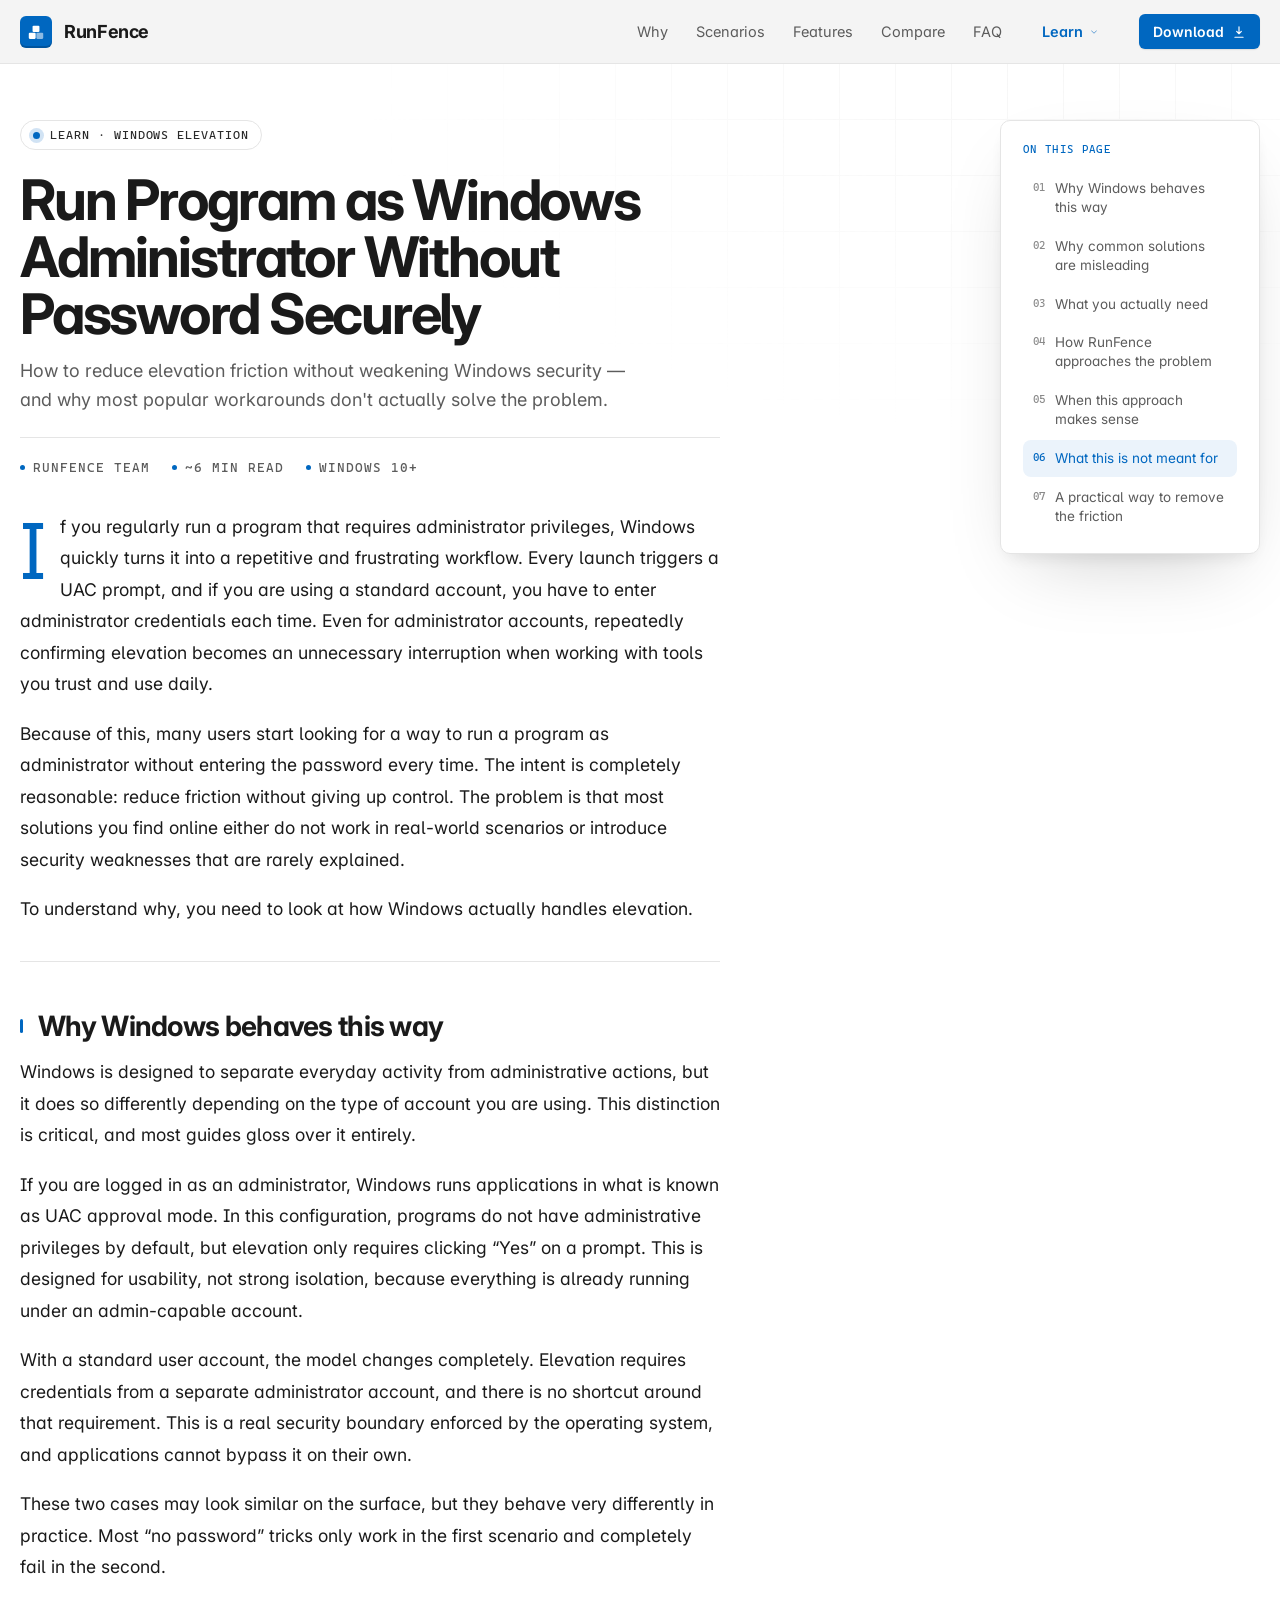
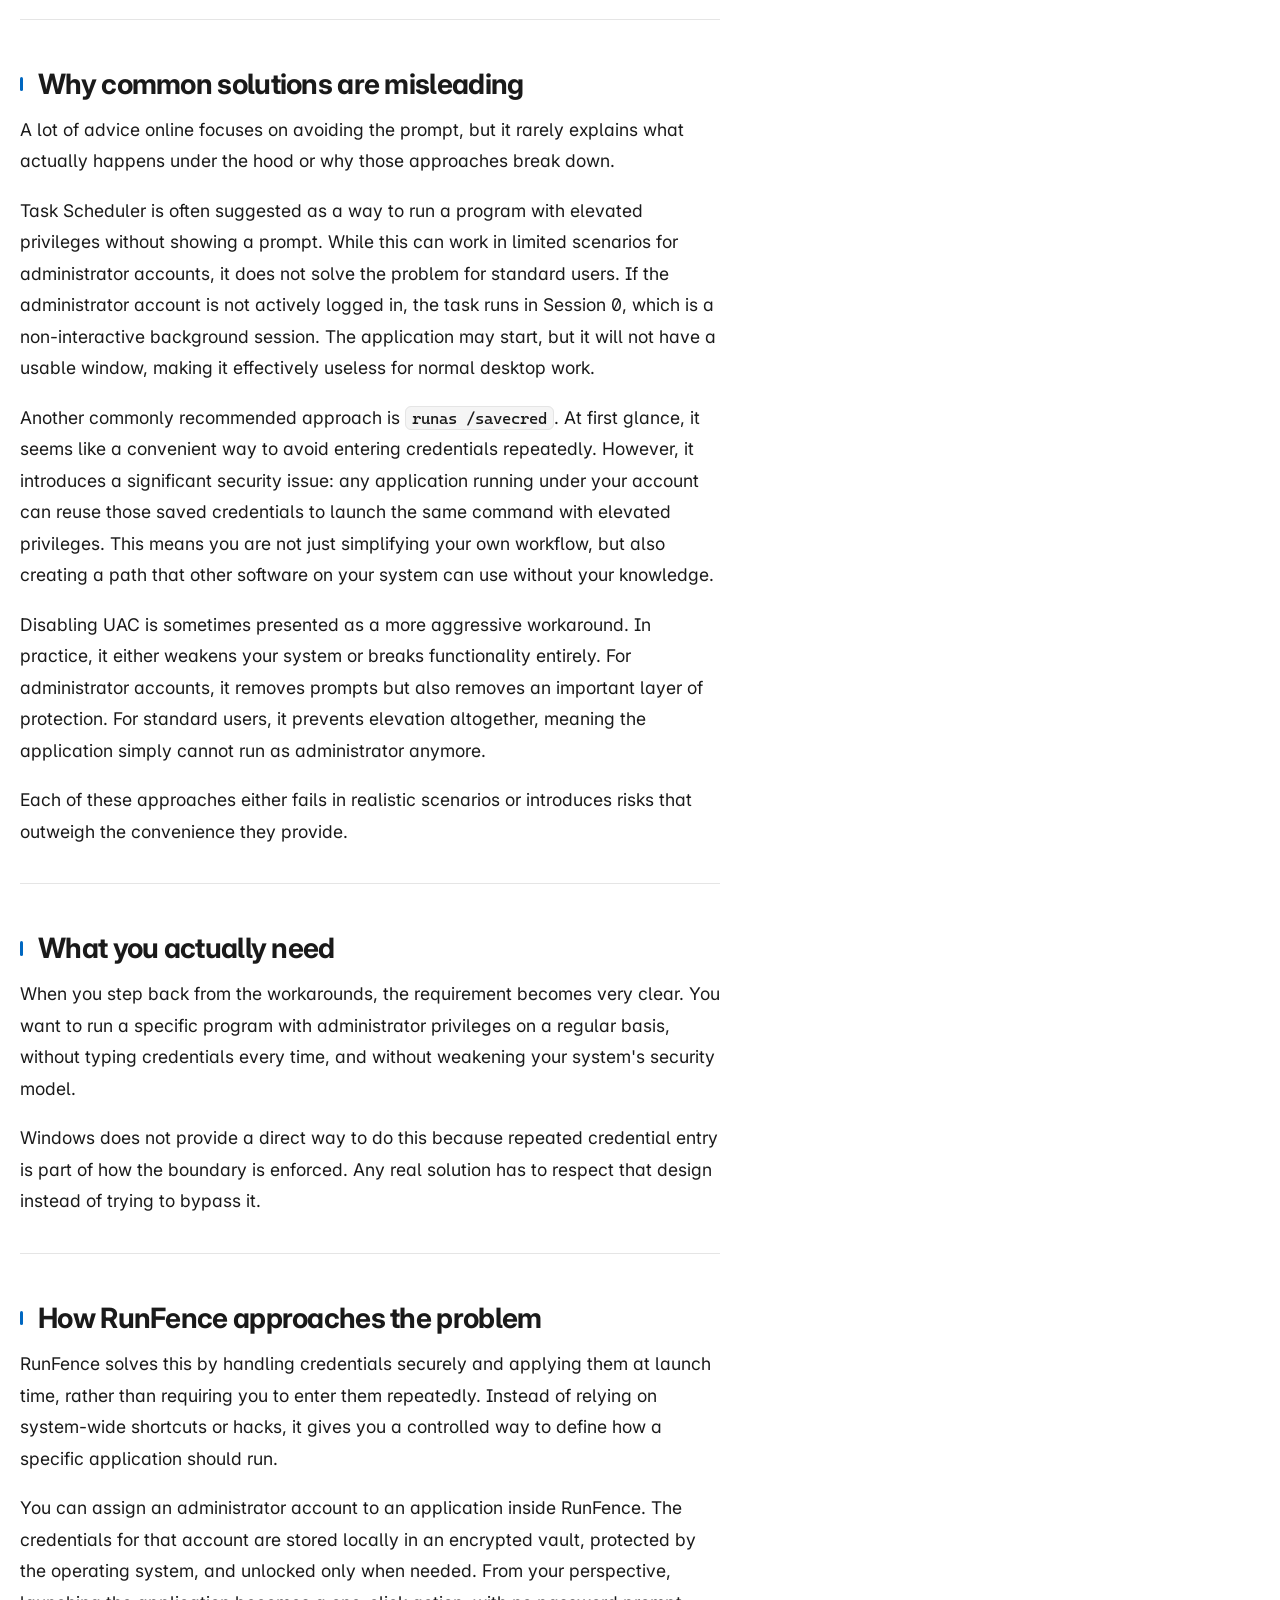
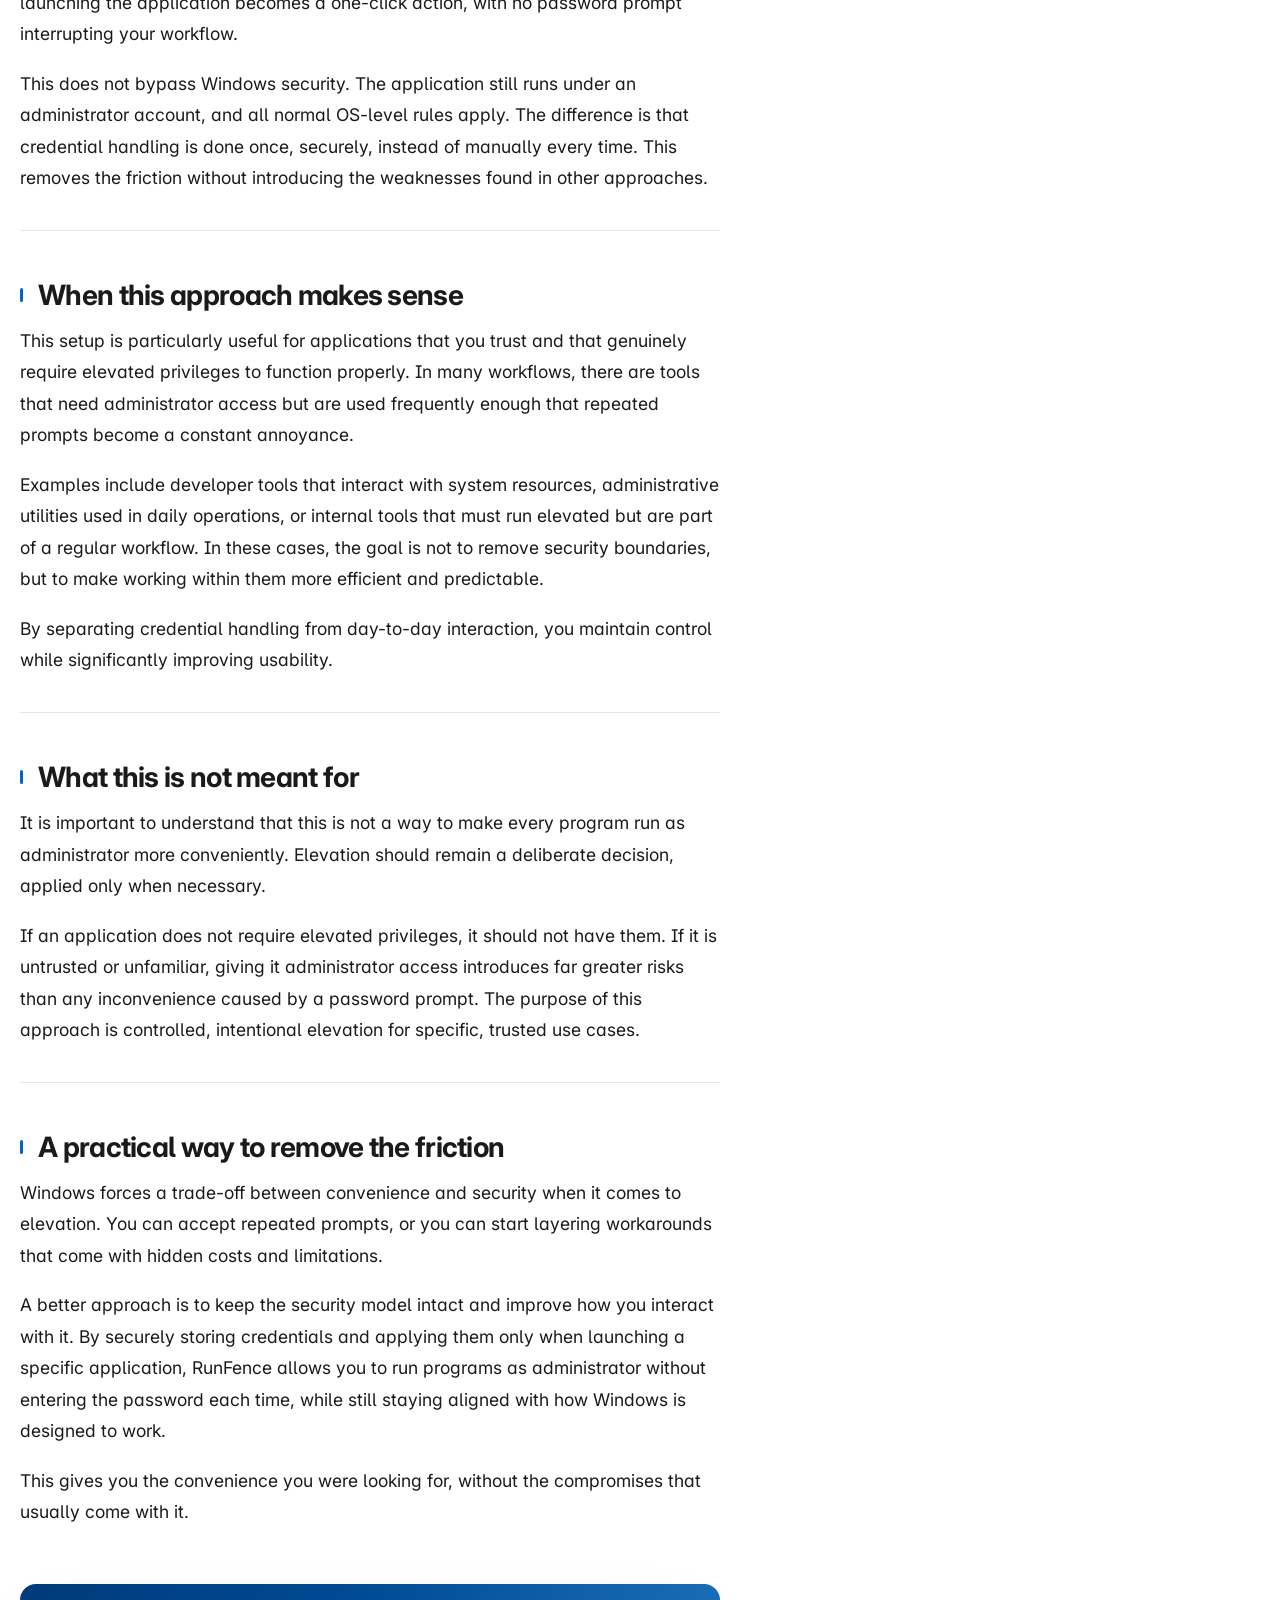
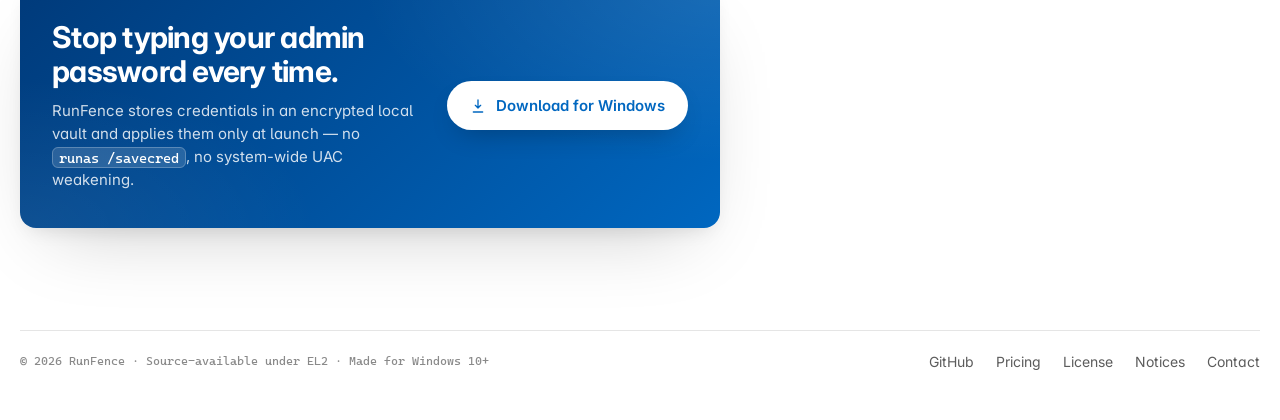
<file: run-as-admin-without-password.html>
<!doctype html>
<html lang="en">
  <head>
    <meta charset="utf-8" />
    <meta name="viewport" content="width=device-width,initial-scale=1" />
    <meta
      name="description"
      content="Run Program as Windows Administrator Without Password Securely"
    />
    <meta name="robots" content="index,follow" />

    <link rel="canonical" href="https://runfence.net/run-as-admin-without-password.html" />
    <link rel="icon" href="/favicon.svg" type="image/svg+xml" />
    <link rel="icon" href="/favicon.ico" sizes="any" />
    <link rel="apple-touch-icon" href="/favicon.ico" />

    <title>Run Program as Windows Administrator Without Password Securely</title>

    <meta property="og:title" content="Run Program as Windows Administrator Without Password Securely" />
    <meta
      property="og:description"
      content="Run Program as Windows Administrator Without Password Securely"
    />
    <meta property="og:url" content="https://runfence.net/run-as-admin-without-password.html" />
    <meta property="og:image" content="demo.gif" />
    <meta property="og:image:width" content="1165" />
    <meta property="og:image:height" content="667" />
    <meta property="og:type" content="article" />
    <meta property="og:site_name" content="RunFence" />

    <meta name="twitter:card" content="summary_large_image" />
    <meta name="twitter:title" content="Run Program as Windows Administrator Without Password Securely" />
    <meta
      name="twitter:description"
      content="Run Program as Windows Administrator Without Password Securely"
    />
    <meta name="twitter:image" content="demo.gif" />

    <script type="application/ld+json">
      {
        "@context": "https://schema.org",
        "@type": "Article",
        "headline": "Run Program as Windows Administrator Without Password Securely",
        "description": "Run Program as Windows Administrator Without Password Securely",
        "mainEntityOfPage": "https://runfence.net/run-as-admin-without-password.html",
        "image": "demo.gif"
      }
    </script>

    <link rel="preconnect" href="https://fonts.googleapis.com" />
    <link rel="preconnect" href="https://fonts.gstatic.com" crossorigin />
    <link href="https://fonts.googleapis.com/css2?family=Inter:wght@400;500;600;700;800&family=Cascadia+Code:wght@400;500;600&display=swap" rel="stylesheet" />

    <link rel="stylesheet" href="shared.css" />

    <style>
      :root {
        --content-max: 70ch;
        --toc-width: 260px;
        --header-offset: 96px;
      }

      /* ============ Article ============ */
      .article-wrap {
        position: relative;
        padding: 56px 0 72px;
      }
      .article-wrap::before {
        content: "";
        position: absolute; inset: 0;
        background-image:
          linear-gradient(var(--line-soft) 1px, transparent 1px),
          linear-gradient(90deg, var(--line-soft) 1px, transparent 1px);
        background-size: 56px 56px;
        background-position: -1px -1px;
        mask-image: radial-gradient(900px 500px at 80% 0%, black, transparent 75%);
        opacity: 0.45;
        pointer-events: none;
      }

      .article-layout {
        position: relative;
        display: grid;
        grid-template-columns: minmax(0, 1fr) var(--toc-width);
        gap: 56px;
        align-items: start;
      }
      .article-main { min-width: 0; max-width: var(--content-max); }

      .eyebrow {
        display: inline-flex; align-items: center; gap: 10px;
        font-family: var(--mono); font-size: 12px;
        color: var(--ink-2); text-transform: uppercase; letter-spacing: 0.08em;
        padding: 7px 12px;
        border-radius: 999px;
        border: 1px solid var(--line);
        background: rgba(255,255,255,0.75);
      }
      .eyebrow .dot {
        width: 7px; height: 7px; border-radius: 999px;
        background: var(--accent); box-shadow: 0 0 0 4px rgba(0, 103, 192, 0.18);
      }

      h1.article-title {
        margin: 22px 0 14px;
        font-size: clamp(34px, 4.4vw, 56px);
        line-height: 1.02;
        letter-spacing: -0.04em;
        font-weight: 700;
        max-width: 22ch;
      }
      .article-deck {
        font-size: 18px;
        color: var(--muted);
        line-height: 1.6;
        max-width: 56ch;
        margin: 0 0 8px;
      }

      .article-byline {
        display: flex; flex-wrap: wrap; gap: 14px 22px;
        margin-top: 22px;
        padding-top: 22px;
        border-top: 1px solid var(--line);
        font-family: var(--mono); font-size: 12.5px;
        color: var(--muted);
        text-transform: uppercase; letter-spacing: 0.08em;
      }
      .article-byline span { display: inline-flex; align-items: center; gap: 8px; }
      .article-byline span::before {
        content: ""; width: 5px; height: 5px; border-radius: 999px; background: var(--accent);
      }

      .article-content {
        margin-top: 36px;
        color: var(--ink);
        font-size: 17.5px;
        line-height: 1.8;
        max-width: var(--content-max);
      }
      .article-content p { margin: 0 0 18px; }
      .article-content p strong { color: var(--ink); font-weight: 600; }

      /* drop-cap on first para */
      .article-content > p:first-of-type::first-letter {
        font-family: var(--serif);
        font-size: 4.4em;
        line-height: 0.85;
        float: left;
        padding: 8px 14px 0 0;
        color: var(--accent);
        font-weight: 400;
      }

      .article-content h2 {
        margin: 48px 0 14px;
        font-size: 28px;
        line-height: 1.15;
        letter-spacing: -0.025em;
        font-weight: 700;
        scroll-margin-top: var(--header-offset);
        position: relative;
        padding-left: 18px;
      }
      .article-content h2::before {
        content: "";
        position: absolute; left: 0; top: 0.32em; bottom: 0.32em;
        width: 3px; border-radius: 2px;
        background: var(--accent);
      }
      .article-content hr {
        border: 0;
        border-top: 1px solid var(--line);
        margin: 36px 0;
      }

      /* ============ Aside / TOC ============ */
      .article-aside {
        position: sticky;
        top: var(--header-offset);
        align-self: start;
      }
      .toc-card {
        padding: 22px 22px 18px;
        border: 1px solid var(--line);
        border-radius: 10px;
        background: var(--paper);
        box-shadow: var(--shadow);
      }
      .toc-label {
        display: block;
        font-family: var(--mono); font-size: 11px;
        letter-spacing: 0.12em; text-transform: uppercase;
        color: var(--accent);
        margin-bottom: 14px;
      }
      .toc {
        display: grid; gap: 2px;
        counter-reset: toc;
      }
      .toc a {
        display: flex; align-items: flex-start; gap: 10px;
        padding: 9px 10px;
        border-radius: 8px;
        color: var(--muted);
        font-size: 13.5px;
        line-height: 1.4;
        transition: background .15s ease, color .15s ease;
      }
      .toc a::before {
        counter-increment: toc;
        content: counter(toc, decimal-leading-zero);
        font-family: var(--mono); font-size: 11px;
        color: var(--muted-2);
        flex: 0 0 auto;
        padding-top: 1px;
      }
      .toc a:hover { color: var(--ink); background: var(--paper-2); }
      .toc a.active { color: var(--accent); background: var(--accent-bg); }
      .toc a.active::before { color: var(--accent); }

      /* ============ CTA card ============ */
      .article-cta {
        margin: 56px 0 0;
        padding: 36px 32px;
        border-radius: 16px;
        background: linear-gradient(135deg, #003a7a 0%, var(--accent) 100%);
        color: white;
        position: relative;
        overflow: hidden;
        box-shadow: var(--shadow);
      }
      .article-cta::before {
        content: "";
        position: absolute; inset: 0;
        background-image:
          radial-gradient(600px 300px at 100% 0%, rgba(255,255,255,0.10), transparent 60%),
          radial-gradient(500px 250px at 0% 100%, rgba(255,255,255,0.06), transparent 60%);
        pointer-events: none;
      }
      .article-cta::after { content: none; }
      .article-cta-inner {
        position: relative; z-index: 1;
        display: grid;
        grid-template-columns: minmax(0, 1.4fr) auto;
        gap: 28px; align-items: center;
      }
      .article-cta h3 {
        margin: 0;
        text-wrap: balance;
        font-size: clamp(22px, 2.4vw, 30px);
        letter-spacing: -0.025em;
        line-height: 1.15;
        font-weight: 700;
        color: white;
      }
      .article-cta p {
        margin: 10px 0 0;
        color: rgba(255,255,255,0.82);
        font-size: 15px;
        line-height: 1.55;
        max-width: 50ch;
      }
      .article-cta code {
        background: rgba(255,255,255,0.14);
        border-color: rgba(255,255,255,0.24);
        color: white;
      }
      .btn {
        display: inline-flex; align-items: center; gap: 10px;
        padding: 14px 22px; border-radius: 999px;
        font-weight: 600; font-size: 15px;
        border: 1px solid transparent;
        transition: transform .15s ease, background .15s ease, box-shadow .15s ease;
        white-space: nowrap;
      }
      .btn:hover { transform: translateY(-1px); }
      .btn-primary {
        background: white;
        color: var(--accent);
        box-shadow: 0 12px 28px -12px rgba(0,0,0,0.30);
      }
      .article-cta .btn-primary:hover {
        background: white;
        color: var(--accent-deep);
        box-shadow: 0 14px 30px -10px rgba(0,0,0,0.30);
      }

      /* ============ Responsive ============ */
      @media (max-width: 1024px) {
        .article-layout { grid-template-columns: 1fr; gap: 32px; }
        .article-aside { position: static; order: -1; }
        .toc-card { box-shadow: none; }
        .article-main { max-width: 80ch; }
        .article-cta-inner { grid-template-columns: 1fr; }
      }
      @media (max-width: 640px) {
        .article-wrap { padding: 36px 0 56px; }
        h1.article-title { font-size: clamp(30px, 8.5vw, 44px); }
        .article-content { font-size: 16.5px; line-height: 1.75; }
        .article-content h2 { font-size: 22px; margin-top: 36px; }
        .article-cta { padding: 28px 22px; }
      }
    </style>
  </head>

  <body>
    <header class="topbar">
      <div class="shell topbar-inner">
        <a class="brand" href="/" aria-label="RunFence home">
          <span class="brand-mark" aria-hidden="true">
            <svg viewBox="0 0 64 64" fill="none">
              <rect x="11" y="34" width="20" height="18" rx="3" fill="#fff"/>
              <rect x="33" y="34" width="20" height="18" rx="3" fill="#fff" opacity="0.55"/>
              <rect x="22" y="14" width="20" height="18" rx="3" fill="#fff"/>
            </svg>
          </span>
          <span>RunFence</span>
        </a>

        <nav class="nav" aria-label="Primary">
          <div class="nav-cluster sections">
            <a href="index.html#problem">Why</a>
            <a href="index.html#scenarios">Scenarios</a>
            <a href="index.html#features">Features</a>
            <a href="index.html#compare">Compare</a>
            <a href="index.html#faq">FAQ</a>
          </div>

          <div class="nav-cluster learn">
            <details class="nav-dropdown is-current">
              <summary>
                <span>Learn</span>
                <svg class="nav-caret" viewBox="0 0 20 20" fill="none" aria-hidden="true">
                  <path d="M5 7.5L10 12.5L15 7.5" stroke="currentColor" stroke-width="1.7" stroke-linecap="round" stroke-linejoin="round" />
                </svg>
              </summary>
              <div class="nav-panel" role="menu">
                <a class="nav-panel-link" href="run-as-admin-without-password.html" role="menuitem" aria-current="page">
                  <span class="nav-panel-dot" aria-hidden="true"></span>
                  <span>
                    <strong>Run a Program as Administrator Without a Password</strong>
                    <span>How to reduce elevation friction without weakening Windows security.</span>
                  </span>
                </a>
              </div>
            </details>
          </div>

          <a class="nav-cta" href="https://github.com/runfence/RunFence/releases" target="_blank" rel="noreferrer">
            Download
            <svg width="14" height="14" viewBox="0 0 24 24" fill="none" stroke="currentColor" stroke-width="2" stroke-linecap="round" stroke-linejoin="round"><path d="M12 3v12m0 0l-4-4m4 4l4-4M5 21h14"/></svg>
          </a>
        </nav>
      </div>
    </header>

    <main id="top">
      <section class="article-wrap" id="article" aria-labelledby="article-title">
        <div class="shell article-layout">
          <article class="article-main">
            <span class="eyebrow"><span class="dot"></span><span>Learn · Windows elevation</span></span>

            <h1 class="article-title" id="article-title">Run Program as Windows Administrator Without Password Securely</h1>

            <p class="article-deck">How to reduce elevation friction without weakening Windows security — and why most popular workarounds don't actually solve the problem.</p>

            <div class="article-byline" aria-label="Article meta">
              <span>RunFence team</span>
              <span>~6 min read</span>
              <span>Windows 10+</span>
            </div>

            <div class="article-content">
              <p>If you regularly run a program that requires administrator privileges, Windows quickly turns it into a repetitive and frustrating workflow. Every launch triggers a UAC prompt, and if you are using a standard account, you have to enter administrator credentials each time. Even for administrator accounts, repeatedly confirming elevation becomes an unnecessary interruption when working with tools you trust and use daily.</p>

              <p>Because of this, many users start looking for a way to run a program as administrator without entering the password every time. The intent is completely reasonable: reduce friction without giving up control. The problem is that most solutions you find online either do not work in real-world scenarios or introduce security weaknesses that are rarely explained.</p>

              <p>To understand why, you need to look at how Windows actually handles elevation.</p>

              <hr />

              <h2 id="why-windows-behaves-this-way">Why Windows behaves this way</h2>

              <p>Windows is designed to separate everyday activity from administrative actions, but it does so differently depending on the type of account you are using. This distinction is critical, and most guides gloss over it entirely.</p>

              <p>If you are logged in as an administrator, Windows runs applications in what is known as UAC approval mode. In this configuration, programs do not have administrative privileges by default, but elevation only requires clicking “Yes” on a prompt. This is designed for usability, not strong isolation, because everything is already running under an admin-capable account.</p>

              <p>With a standard user account, the model changes completely. Elevation requires credentials from a separate administrator account, and there is no shortcut around that requirement. This is a real security boundary enforced by the operating system, and applications cannot bypass it on their own.</p>

              <p>These two cases may look similar on the surface, but they behave very differently in practice. Most “no password” tricks only work in the first scenario and completely fail in the second.</p>

              <hr />

              <h2 id="why-common-solutions-are-misleading">Why common solutions are misleading</h2>

              <p>A lot of advice online focuses on avoiding the prompt, but it rarely explains what actually happens under the hood or why those approaches break down.</p>

              <p>Task Scheduler is often suggested as a way to run a program with elevated privileges without showing a prompt. While this can work in limited scenarios for administrator accounts, it does not solve the problem for standard users. If the administrator account is not actively logged in, the task runs in Session 0, which is a non-interactive background session. The application may start, but it will not have a usable window, making it effectively useless for normal desktop work.</p>

              <p>Another commonly recommended approach is <code>runas /savecred</code>. At first glance, it seems like a convenient way to avoid entering credentials repeatedly. However, it introduces a significant security issue: any application running under your account can reuse those saved credentials to launch the same command with elevated privileges. This means you are not just simplifying your own workflow, but also creating a path that other software on your system can use without your knowledge.</p>

              <p>Disabling UAC is sometimes presented as a more aggressive workaround. In practice, it either weakens your system or breaks functionality entirely. For administrator accounts, it removes prompts but also removes an important layer of protection. For standard users, it prevents elevation altogether, meaning the application simply cannot run as administrator anymore.</p>

              <p>Each of these approaches either fails in realistic scenarios or introduces risks that outweigh the convenience they provide.</p>

              <hr />

              <h2 id="what-you-actually-need">What you actually need</h2>

              <p>When you step back from the workarounds, the requirement becomes very clear. You want to run a specific program with administrator privileges on a regular basis, without typing credentials every time, and without weakening your system's security model.</p>

              <p>Windows does not provide a direct way to do this because repeated credential entry is part of how the boundary is enforced. Any real solution has to respect that design instead of trying to bypass it.</p>

              <hr />

              <h2 id="how-runfence-approaches-the-problem">How RunFence approaches the problem</h2>

              <p>RunFence solves this by handling credentials securely and applying them at launch time, rather than requiring you to enter them repeatedly. Instead of relying on system-wide shortcuts or hacks, it gives you a controlled way to define how a specific application should run.</p>

              <p>You can assign an administrator account to an application inside RunFence. The credentials for that account are stored locally in an encrypted vault, protected by the operating system, and unlocked only when needed. From your perspective, launching the application becomes a one-click action, with no password prompt interrupting your workflow.</p>

              <p>This does not bypass Windows security. The application still runs under an administrator account, and all normal OS-level rules apply. The difference is that credential handling is done once, securely, instead of manually every time. This removes the friction without introducing the weaknesses found in other approaches.</p>

              <hr />

              <h2 id="when-this-approach-makes-sense">When this approach makes sense</h2>

              <p>This setup is particularly useful for applications that you trust and that genuinely require elevated privileges to function properly. In many workflows, there are tools that need administrator access but are used frequently enough that repeated prompts become a constant annoyance.</p>

              <p>Examples include developer tools that interact with system resources, administrative utilities used in daily operations, or internal tools that must run elevated but are part of a regular workflow. In these cases, the goal is not to remove security boundaries, but to make working within them more efficient and predictable.</p>

              <p>By separating credential handling from day-to-day interaction, you maintain control while significantly improving usability.</p>

              <hr />

              <h2 id="what-this-is-not-meant-for">What this is not meant for</h2>

              <p>It is important to understand that this is not a way to make every program run as administrator more conveniently. Elevation should remain a deliberate decision, applied only when necessary.</p>

              <p>If an application does not require elevated privileges, it should not have them. If it is untrusted or unfamiliar, giving it administrator access introduces far greater risks than any inconvenience caused by a password prompt. The purpose of this approach is controlled, intentional elevation for specific, trusted use cases.</p>

              <hr />

              <h2 id="a-practical-way-to-remove-the-friction">A practical way to remove the friction</h2>

              <p>Windows forces a trade-off between convenience and security when it comes to elevation. You can accept repeated prompts, or you can start layering workarounds that come with hidden costs and limitations.</p>

              <p>A better approach is to keep the security model intact and improve how you interact with it. By securely storing credentials and applying them only when launching a specific application, RunFence allows you to run programs as administrator without entering the password each time, while still staying aligned with how Windows is designed to work.</p>

              <p>This gives you the convenience you were looking for, without the compromises that usually come with it.</p>
            </div>

            <aside class="article-cta" aria-label="Try RunFence">
              <div class="article-cta-inner">
                <div>
                  <h3>Stop typing your admin password every time.</h3>
                  <p>RunFence stores credentials in an encrypted local vault and applies them only at launch — no <code>runas /savecred</code>, no system-wide UAC weakening.</p>
                </div>
                <a class="btn btn-primary" href="https://github.com/runfence/RunFence/releases" target="_blank" rel="noreferrer">
                  <svg width="16" height="16" viewBox="0 0 24 24" fill="none" stroke="currentColor" stroke-width="2" stroke-linecap="round" stroke-linejoin="round"><path d="M12 3v12m0 0l-4-4m4 4l4-4M5 21h14"/></svg>
                  Download for Windows
                </a>
              </div>
            </aside>
          </article>

          <aside class="article-aside" aria-label="On this page">
            <div class="toc-card">
              <span class="toc-label">On this page</span>
              <nav class="toc" id="toc">
                <a href="#why-windows-behaves-this-way">Why Windows behaves this way</a>
                <a href="#why-common-solutions-are-misleading">Why common solutions are misleading</a>
                <a href="#what-you-actually-need">What you actually need</a>
                <a href="#how-runfence-approaches-the-problem">How RunFence approaches the problem</a>
                <a href="#when-this-approach-makes-sense">When this approach makes sense</a>
                <a href="#what-this-is-not-meant-for">What this is not meant for</a>
                <a href="#a-practical-way-to-remove-the-friction">A practical way to remove the friction</a>
              </nav>
            </div>
          </aside>
        </div>
      </section>

      <footer class="footer">
        <div class="shell">
          <div class="footer-inner">
            <span class="footer-copy">© <span id="year">2026</span> RunFence · Source-available under EL2 · Made for Windows 10+</span>
            <nav class="footer-links" aria-label="Footer">
              <a href="https://github.com/runfence/RunFence" target="_blank" rel="noreferrer">GitHub</a>
              <a href="https://github.com/runfence/RunFence/blob/master/PAYMENT.md" target="_blank" rel="noreferrer">Pricing</a>
              <a href="https://github.com/runfence/RunFence/blob/master/LICENSE.md" target="_blank" rel="noreferrer">License</a>
              <a href="https://github.com/runfence/RunFence/blob/master/THIRD-PARTY-NOTICES.txt" target="_blank" rel="noreferrer">Notices</a>
              <a href="mailto:runfencedev@gmail.com">Contact</a>
            </nav>
          </div>
        </div>
      </footer>
    </main>

    <script>
      // Close Learn dropdown on outside click / Esc
      (function () {
        const dropdowns = document.querySelectorAll(".nav-dropdown");
        document.addEventListener("click", (e) => {
          dropdowns.forEach((d) => {
            if (d.open && !d.contains(e.target)) d.open = false;
          });
        });
        document.addEventListener("keydown", (e) => {
          if (e.key === "Escape") dropdowns.forEach((d) => (d.open = false));
        });
      })();

      // TOC scrollspy — pre-selects first item, then highlights the section currently in view
      (function () {
        const links = Array.from(document.querySelectorAll("#toc a"));
        const targets = links
          .map((a) => document.querySelector(a.getAttribute("href")))
          .filter(Boolean);
        if (!targets.length) return;

        // Pre-select the first TOC entry on load
        if (links[0]) links[0].classList.add("active");

        const setActive = (id) => {
          links.forEach((a) =>
            a.classList.toggle("active", a.getAttribute("href") === "#" + id)
          );
        };

        const io = new IntersectionObserver(
          (entries) => {
            entries.forEach((entry) => {
              if (entry.isIntersecting) setActive(entry.target.id);
            });
          },
          { rootMargin: "-30% 0px -55% 0px", threshold: 0 }
        );
        targets.forEach((t) => io.observe(t));
      })();

      document.getElementById("year").textContent = new Date().getFullYear();
    </script>
  </body>
</html>
</file>
<file: shared.css>
/* ============================================================
   shared.css — chrome shared between index.html and article pages
   Loaded BEFORE each page's inline <style> so per-page tokens
   and overrides cascade naturally.
   Tokens align with the Win11 Fluent light theme used by the
   RunFence app itself: white paper, Win11 accent blue (#0067c0),
   Inter for UI text, Cascadia Code for monospace.
   ============================================================ */

:root {
  --ink: #1a1a1a;
  --ink-deep: #0d0d0d;
  --ink-2: #2b2b2b;
  --paper: #ffffff;
  --paper-2: #fafafa;
  --paper-3: #f5f5f5;
  --bg: #f3f3f3;
  --line: #e5e5e5;
  --line-2: #d6d6d6;
  --line-soft: #ebebeb;
  --muted: #5c5c5c;
  --muted-2: #8a8a8a;
  --accent: #0067c0;
  --accent-deep: #005a9e;
  --accent-bg: #ebf3fb;
  --good: #107c41;
  --good-bg: #ecf6ee;
  --bad: #c42b1c;
  --warn: #c45500;
  --warn-bg: #fff4e6;
  --mid: #c45500;
  --shadow: 0 30px 80px -30px rgba(0,0,0,0.22), 0 8px 20px -8px rgba(0,0,0,0.12);
  --shadow-sm: 0 1px 2px rgba(0,0,0,0.06), 0 1px 1px rgba(0,0,0,0.04);
  --max: 1240px;
  --mono: "Cascadia Code", ui-monospace, Consolas, "Segoe UI Mono", SFMono-Regular, Menlo, monospace;
  --sans: "Inter", "Segoe UI Variable", "Segoe UI", system-ui, -apple-system, sans-serif;
  --serif: "Inter", "Segoe UI Variable", "Segoe UI", system-ui, sans-serif;
}

*, *::before, *::after { box-sizing: border-box; }
html { scroll-behavior: smooth; }
body {
  margin: 0;
  font-family: var(--sans);
  color: var(--ink);
  background: var(--paper);
  -webkit-font-smoothing: antialiased;
  text-rendering: optimizeLegibility;
  font-feature-settings: "ss01", "ss02", "cv11";
}
a { color: inherit; text-decoration: none; }

.mono { font-family: var(--mono); font-feature-settings: "zero", "ss01"; }

code, kbd {
  font-family: var(--mono);
  font-size: 0.9em;
  padding: 0.1rem 0.36rem;
  background: var(--paper-3);
  border-radius: 6px;
  border: 1px solid var(--line);
  white-space: nowrap;
}

.shell { width: min(var(--max), calc(100% - 40px)); margin: 0 auto; }

/* ============ Top bar ============ */
.topbar {
  position: sticky; top: 0; z-index: 50;
  background: rgba(243, 243, 243, 0.85);
  backdrop-filter: saturate(140%) blur(14px);
  border-bottom: 1px solid var(--line);
}
.topbar-inner {
  display: flex; align-items: center; justify-content: space-between;
  gap: 18px; padding: 14px 0;
}
.brand {
  display: inline-flex; align-items: center; gap: 12px;
  font-weight: 700; letter-spacing: -0.02em; font-size: 18px;
}
.brand-mark {
  width: 32px; height: 32px; border-radius: 6px;
  display: grid; place-items: center;
  background: var(--accent);
  color: white;
  box-shadow: inset 0 -2px 0 rgba(0,0,0,0.18);
}
.brand-mark svg { width: 22px; height: 22px; }

.nav { display: flex; align-items: center; gap: 40px; font-size: 14.5px; color: var(--muted); }
.nav-cluster { display: flex; align-items: center; gap: 28px; }
.nav a:hover { color: var(--ink); }

.nav-dropdown { position: relative; }
.nav-dropdown summary {
  list-style: none; cursor: pointer; user-select: none;
  display: inline-flex; align-items: center; gap: 6px;
}
.nav-dropdown summary::-webkit-details-marker { display: none; }
.nav-dropdown summary:hover { color: var(--ink); }
.nav-dropdown.is-current summary { color: var(--accent); font-weight: 600; }

.nav-caret {
  width: 10px; height: 10px; opacity: 0.7; transition: transform .16s ease;
}
.nav-dropdown[open] .nav-caret { transform: rotate(180deg); }

.nav-panel {
  position: absolute; right: 0; top: calc(100% + 12px);
  width: min(380px, calc(100vw - 24px));
  padding: 8px;
  background: var(--paper);
  border: 1px solid var(--line);
  border-radius: 10px;
  box-shadow: var(--shadow);
}
.nav-panel-link {
  display: flex; gap: 12px; padding: 12px;
  border-radius: 10px;
  position: relative;
}
.nav-panel-link:hover { background: var(--paper-2); }
.nav-panel-link strong { display: block; font-size: 14px; color: var(--ink); }
.nav-panel-link span { display: block; font-size: 12.5px; color: var(--muted); margin-top: 3px; line-height: 1.45; }
.nav-panel-dot {
  width: 8px; height: 8px; margin-top: 6px; border-radius: 999px;
  background: var(--accent); flex: 0 0 auto;
}
/* current page state inside the dropdown */
.nav-panel-link[aria-current="page"] {
  background: var(--accent-bg);
  outline: 1px solid rgba(0, 103, 192, 0.22);
}
.nav-panel-link[aria-current="page"] strong { color: var(--accent); }
.nav-panel-link[aria-current="page"] .nav-panel-dot {
  box-shadow: 0 0 0 4px rgba(0, 103, 192, 0.18);
}

.nav-cta {
  display: inline-flex; align-items: center; gap: 8px;
  padding: 9px 14px; border-radius: 6px;
  background: var(--accent); color: white !important;
  font-weight: 600; font-size: 14px;
  box-shadow: var(--shadow-sm);
  transition: transform .15s ease, background .15s ease, box-shadow .15s ease;
}
.nav-cta:hover {
  transform: translateY(-1px);
  background: var(--accent-deep);
  box-shadow: 0 10px 24px -10px rgba(0,103,192,.45);
}
.nav-cta, .nav-cta:visited, .nav-cta:active, .nav-cta:focus { color: white !important; }

/* ============ Footer ============ */
.footer { padding: 30px 0 50px; color: var(--muted); font-size: 14px; }
.footer-inner {
  display: flex; align-items: center; justify-content: space-between;
  flex-wrap: wrap; gap: 16px;
  padding-top: 22px;
  border-top: 1px solid var(--line);
}
.footer-copy { font-family: var(--mono); font-size: 12px; color: var(--muted-2); }
.footer-links { display: flex; flex-wrap: wrap; gap: 22px; font-size: 14px; }
.footer-links a:hover { color: var(--ink); }

@media (max-width: 800px) {
  .nav .nav-cluster.sections { display: none; }
}
@media (max-width: 640px) {
  .shell { width: min(var(--max), calc(100% - 28px)); }
  .nav-panel {
    position: fixed;
    left: 14px;
    right: 14px;
    top: 58px;
    width: auto;
  }
  .footer-inner { flex-direction: column; align-items: flex-start; }
}
</file>
